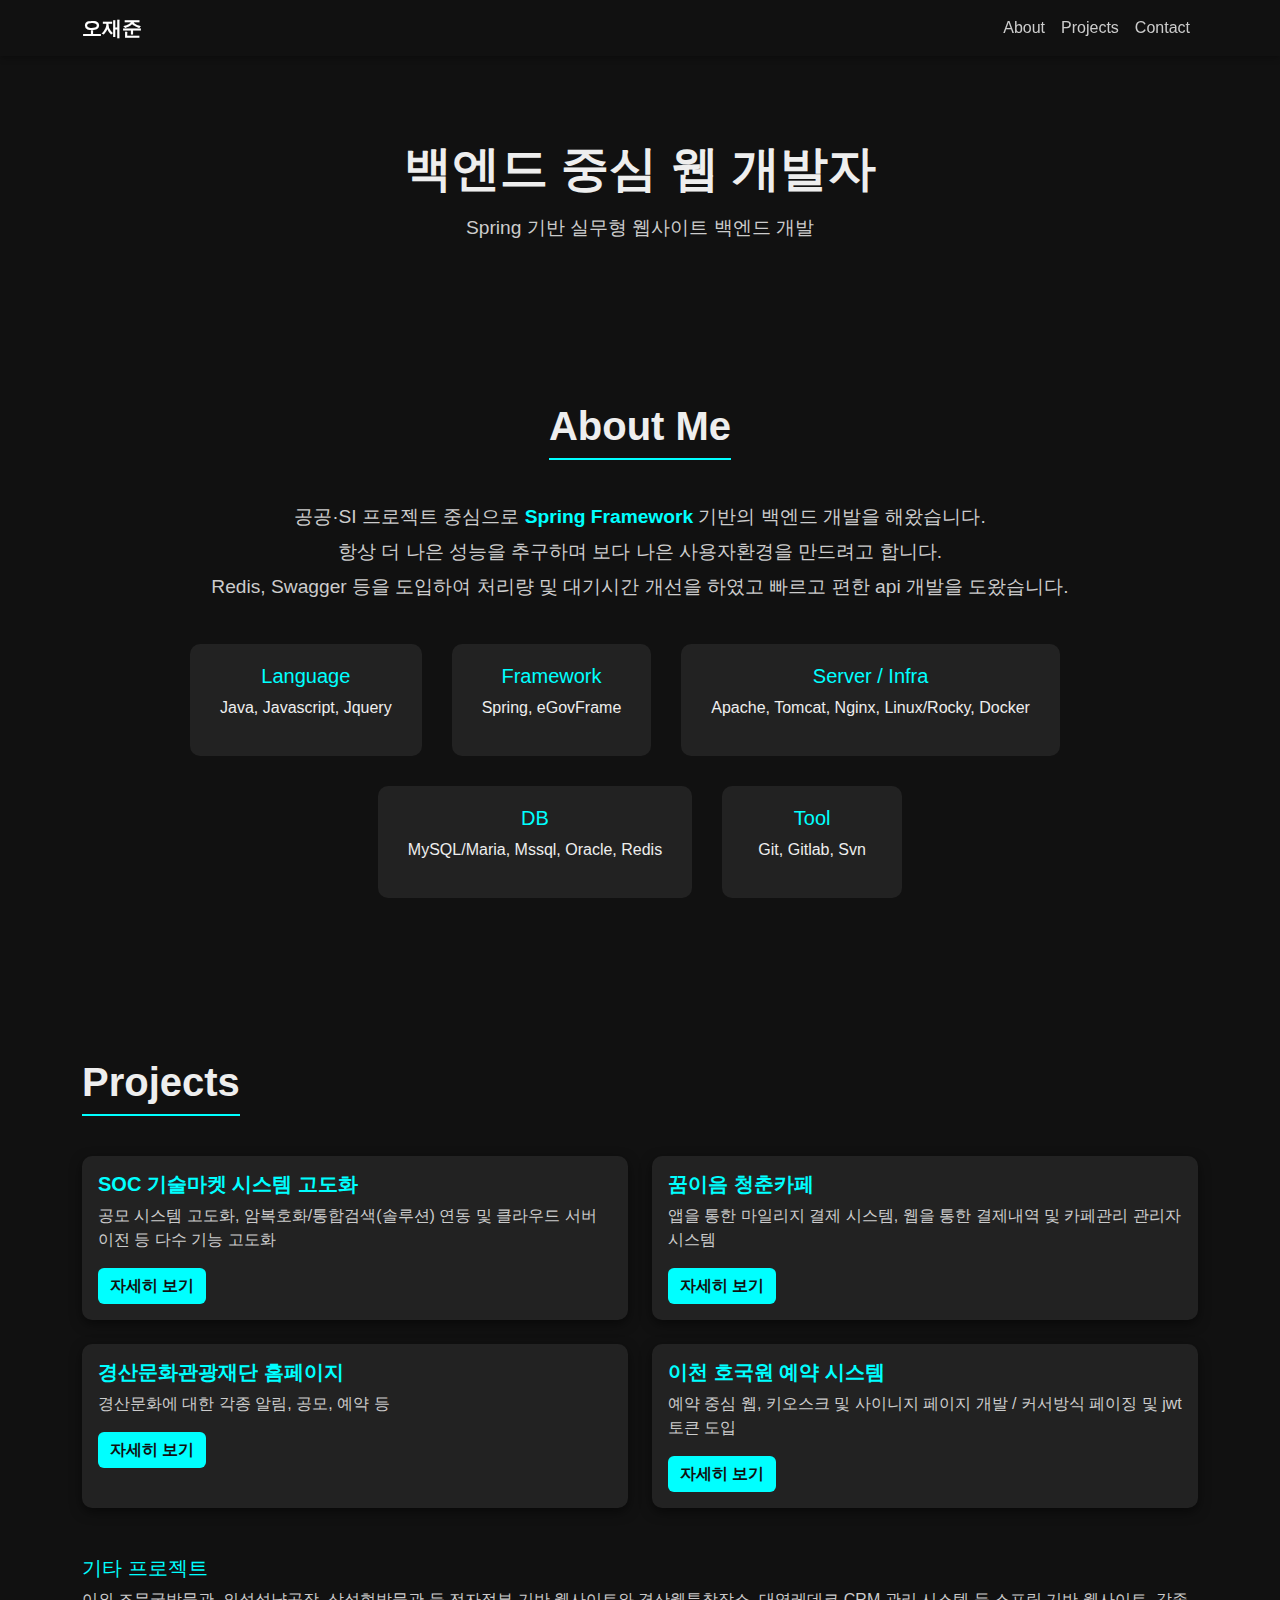
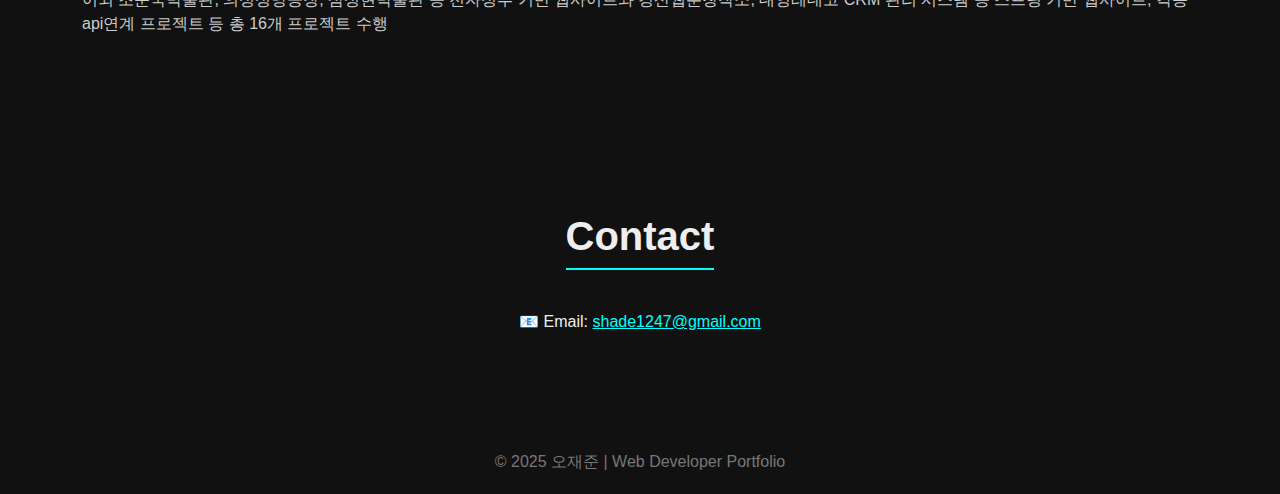
<file: index.html>
<!DOCTYPE html>
<html lang="ko">
<head>
  <meta charset="UTF-8">
  <meta name="viewport" content="width=device-width, initial-scale=1.0">
  <title>오재준 | 웹 개발자 포트폴리오</title>
  <link href="https://cdn.jsdelivr.net/npm/bootstrap@5.3.2/dist/css/bootstrap.min.css" rel="stylesheet">
  <style>
    body { background-color: #111; color: #eee; font-family: 'Arial', sans-serif; }
    nav { background: #111; box-shadow: 0 2px 6px rgba(0,0,0,0.3); }
    nav .nav-link { color: #ccc; font-weight: 500; }
    nav .nav-link:hover { color: #00ffff; }
    .section { padding: 80px 0; }
    h2 { font-weight: 700; margin-bottom: 40px; font-size:2.5rem; border-bottom:2px solid #00ffff; display:inline-block; padding-bottom:8px; }
    .card { background:#222; border:none; border-radius:10px; box-shadow:0 4px 12px rgba(0,0,0,0.5); transition: transform 0.3s; color:#eee; }
    .card:hover { transform: translateY(-5px); }
    .card-title { color:#00ffff; font-weight:600; }
    .card-text { color:#ccc; }
    .btn-dark { background:#00ffff; border:none; color:#111; font-weight:600; }
    .btn-dark:hover { background:#00cccc; }
    footer { background: #111; color: #777; padding: 20px 0; }
  </style>
</head>
<body>

  <!-- Header / Navbar -->
  <nav class="navbar navbar-expand-lg navbar-dark fixed-top">
    <div class="container">
      <a class="navbar-brand fw-bold" href="#">오재준</a>
      <button class="navbar-toggler" type="button" data-bs-toggle="collapse" data-bs-target="#navbarNav">
        <span class="navbar-toggler-icon"></span>
      </button>
      <div class="collapse navbar-collapse" id="navbarNav">
        <ul class="navbar-nav ms-auto">
          <li class="nav-item"><a class="nav-link" href="#about">About</a></li>
          <li class="nav-item"><a class="nav-link" href="#projects">Projects</a></li>
          <li class="nav-item"><a class="nav-link" href="#contact">Contact</a></li>
        </ul>
      </div>
    </div>
  </nav>

  <!-- Hero Section -->
  <section class="section text-center" id="hero" style="margin-top:60px;">
    <div class="container">
      <h1 class="fw-bold mb-3" style="font-size:3rem;">백엔드 중심 웹 개발자</h1>
      <p class="lead" style="color: #ccc; font-size:1.2rem; max-width:700px; margin:0 auto;">
        Spring 기반 실무형 웹사이트 백엔드 개발
      </p>
    </div>
  </section>

  <!-- About Section -->
  <section id="about" class="section text-center">
    <div class="container">
      <h2>About Me</h2>
      <p style="font-size:1.2rem; line-height:1.8; max-width:900px; margin:0 auto 40px auto; color:#ccc;">
        공공·SI 프로젝트 중심으로 <span style="color:#00ffff; font-weight:600;">Spring Framework</span> 기반의 백엔드 개발을 해왔습니다.<br>
        항상 더 나은 성능을 추구하며 보다 나은 사용자환경을 만드려고 합니다.<br>
        Redis, Swagger 등을 도입하여 처리량 및 대기시간 개선을 하였고 빠르고 편한 api 개발을 도왔습니다.
      </p>
      <div style="display:flex; justify-content:center; gap:30px; flex-wrap:wrap; padding-bottom:30px;">
        <div style="background:#222; padding:20px 30px; border-radius:10px; min-width:180px;">
          <h5 style="color:#00ffff;">Language</h5>
          <p>Java, Javascript, Jquery</p>
        </div>
        <div style="background:#222; padding:20px 30px; border-radius:10px; min-width:180px;">
          <h5 style="color:#00ffff;">Framework</h5>
          <p>Spring, eGovFrame</p>
        </div>
        <div style="background:#222; padding:20px 30px; border-radius:10px; min-width:180px;">
          <h5 style="color:#00ffff;">Server / Infra</h5>
          <p>Apache, Tomcat, Nginx, Linux/Rocky, Docker</p>
        </div>
        <br/>
      </div>
      <div style="display:flex; justify-content:center; gap:30px; flex-wrap:wrap;">
        <div style="background:#222; padding:20px 30px; border-radius:10px; min-width:180px;">
          <h5 style="color:#00ffff;">DB</h5>
          <p>MySQL/Maria, Mssql, Oracle, Redis</p>
        </div>
        <div style="background:#222; padding:20px 30px; border-radius:10px; min-width:180px;">
          <h5 style="color:#00ffff;">Tool</h5>
          <p>Git, Gitlab, Svn</p>
        </div>
      </div>
    </div>
  </section>

  <!-- Projects Section -->
  <section id="projects" class="section">
    <div class="container">
      <h2>Projects</h2>
      <div class="row g-4">
        <div class="col-md-6">
          <div class="card h-100">
            <div class="card-body">
              <h5 class="card-title">SOC 기술마켓 시스템 고도화</h5>
              <p class="card-text">공모 시스템 고도화, 암복호화/통합검색(솔루션) 연동 및 클라우드 서버 이전 등 다수 기능 고도화</p>
              <a href="./portfolio/pages/project_1.html" class="btn btn-dark">자세히 보기</a>
            </div>
          </div>
        </div>
        <div class="col-md-6">
          <div class="card h-100">
            <div class="card-body">
              <h5 class="card-title">꿈이음 청춘카페</h5>
              <p class="card-text">앱을 통한 마일리지 결제 시스템, 웹을 통한 결제내역 및 카페관리 관리자 시스템</p>
              <a href="./portfolio/pages/project_2.html" class="btn btn-dark">자세히 보기</a>
            </div>
          </div>
        </div>
        <div class="col-md-6">
          <div class="card h-100">
            <div class="card-body">
              <h5 class="card-title">경산문화관광재단 홈페이지</h5>
              <p class="card-text">경산문화에 대한 각종 알림, 공모, 예약 등</p>
              <a href="./portfolio/pages/project_3.html" class="btn btn-dark">자세히 보기</a>
            </div>
          </div>
        </div>
        <div class="col-md-6">
          <div class="card h-100">
            <div class="card-body">
              <h5 class="card-title">이천 호국원 예약 시스템</h5>
              <p class="card-text">예약 중심 웹, 키오스크 및 사이니지 페이지 개발 / 커서방식 페이징 및 jwt 토큰 도입</p>
              <a href="./portfolio/pages/project_4.html" class="btn btn-dark">자세히 보기</a>
            </div>
          </div>
        </div>
      </div>
      <div class="mt-5">
        <h5 style="color:#00ffff;">기타 프로젝트</h5>
        <p style="color:#ccc;">
          이외 조문국박물관, 의성성냥공장, 삼성현박물관 등 전자정부 기반 웹사이트와 경산웹툰창작소, 대영레데코 CRM 관리 시스템 등 스프링 기반 웹사이트, 각종 api연계 프로젝트 등 총 16개 프로젝트 수행
        </p>
      </div>
    </div>
  </section>

  <!-- Contact Section -->
  <section id="contact" class="section text-center" style="background:#111;">
    <div class="container">
      <h2>Contact</h2>
      <p>📧 Email: <a href="shade1247@gmail.com" style="color:#00ffff;">shade1247@gmail.com</a></p>
      <!-- <p>💻 GitHub: <a href="https://github.com/yourid" target="_blank" style="color:#00ffff;">github.com/yourid</a></p> -->
    </div>
  </section>

  <footer class="text-center">
    <p class="mb-0">© 2025 오재준 | Web Developer Portfolio</p>
  </footer>

  <script src="https://cdn.jsdelivr.net/npm/bootstrap@5.3.2/dist/js/bootstrap.bundle.min.js"></script>
</body>
</html>
</file>
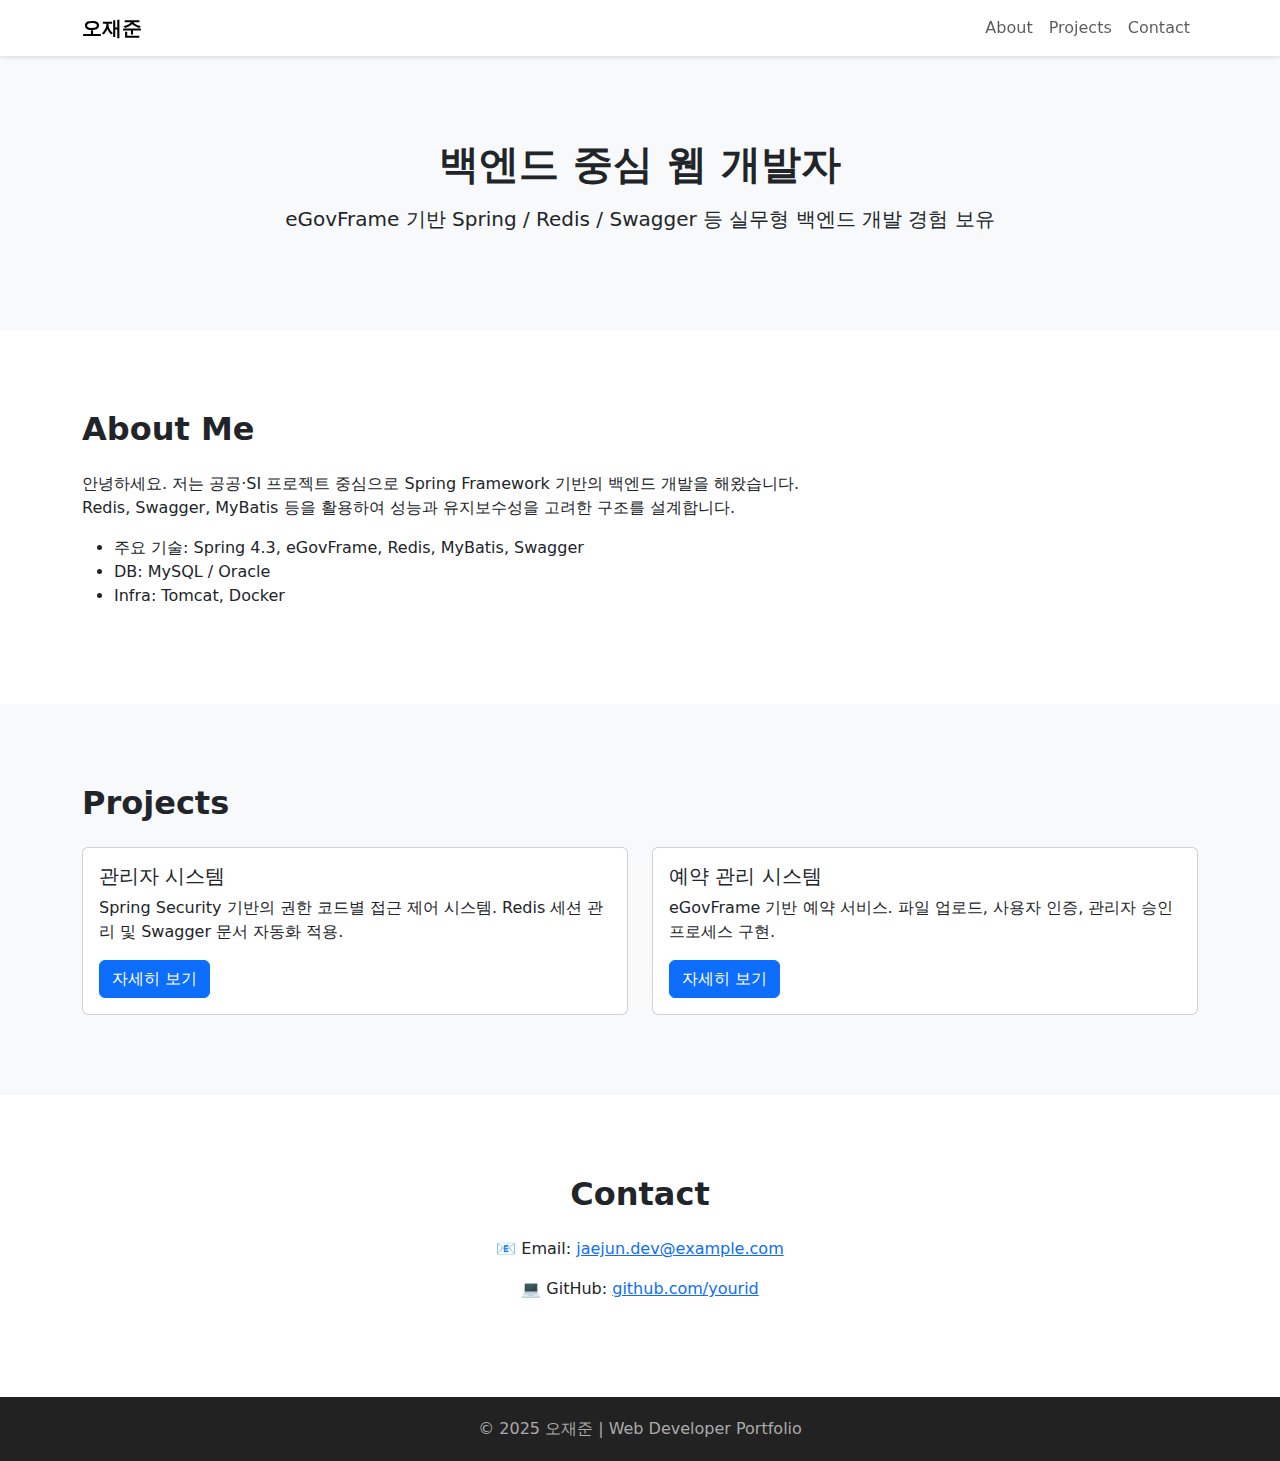
<file: portfolio/index.html>
<!DOCTYPE html>
<html lang="ko">
<head>
  <meta charset="UTF-8">
  <meta name="viewport" content="width=device-width, initial-scale=1.0">
  <title>오재준 | 웹 개발자 포트폴리오</title>
  <link href="https://cdn.jsdelivr.net/npm/bootstrap@5.3.2/dist/css/bootstrap.min.css" rel="stylesheet">
  <style>
    body { background-color: #f8f9fa; }
    nav { box-shadow: 0 2px 4px rgba(0,0,0,0.1); }
    .section { padding: 80px 0; }
    footer { background: #222; color: #aaa; padding: 20px 0; }
  </style>
</head>
<body>

  <!-- Header / Navbar -->
  <nav class="navbar navbar-expand-lg navbar-light bg-white fixed-top">
    <div class="container">
      <a class="navbar-brand fw-bold" href="#">오재준</a>
      <button class="navbar-toggler" type="button" data-bs-toggle="collapse" data-bs-target="#navbarNav">
        <span class="navbar-toggler-icon"></span>
      </button>
      <div class="collapse navbar-collapse" id="navbarNav">
        <ul class="navbar-nav ms-auto">
          <li class="nav-item"><a class="nav-link" href="#about">About</a></li>
          <li class="nav-item"><a class="nav-link" href="#projects">Projects</a></li>
          <li class="nav-item"><a class="nav-link" href="#contact">Contact</a></li>
        </ul>
      </div>
    </div>
  </nav>

  <!-- Hero Section -->
  <section class="section text-center" id="hero" style="margin-top:60px">
    <div class="container">
      <h1 class="fw-bold mb-3">백엔드 중심 웹 개발자</h1>
      <p class="lead">eGovFrame 기반 Spring / Redis / Swagger 등 실무형 백엔드 개발 경험 보유</p>
    </div>
  </section>

  <!-- About Section -->
  <section class="section bg-white" id="about">
    <div class="container">
      <h2 class="fw-bold mb-4">About Me</h2>
      <p>안녕하세요. 저는 공공·SI 프로젝트 중심으로 Spring Framework 기반의 백엔드 개발을 해왔습니다.<br>
      Redis, Swagger, MyBatis 등을 활용하여 성능과 유지보수성을 고려한 구조를 설계합니다.</p>
      <ul>
        <li>주요 기술: Spring 4.3, eGovFrame, Redis, MyBatis, Swagger</li>
        <li>DB: MySQL / Oracle</li>
        <li>Infra: Tomcat, Docker</li>
      </ul>
    </div>
  </section>

  <!-- Projects Section -->
  <section class="section" id="projects">
    <div class="container">
      <h2 class="fw-bold mb-4">Projects</h2>
      <div class="row g-4">
        <div class="col-md-6">
          <div class="card h-100">
            <div class="card-body">
              <h5 class="card-title">관리자 시스템</h5>
              <p class="card-text">Spring Security 기반의 권한 코드별 접근 제어 시스템. Redis 세션 관리 및 Swagger 문서 자동화 적용.</p>
              <a href="#" class="btn btn-primary">자세히 보기</a>
            </div>
          </div>
        </div>
        <div class="col-md-6">
          <div class="card h-100">
            <div class="card-body">
              <h5 class="card-title">예약 관리 시스템</h5>
              <p class="card-text">eGovFrame 기반 예약 서비스. 파일 업로드, 사용자 인증, 관리자 승인 프로세스 구현.</p>
              <a href="#" class="btn btn-primary">자세히 보기</a>
            </div>
          </div>
        </div>
      </div>
    </div>
  </section>

  <!-- Contact Section -->
  <section class="section bg-white" id="contact">
    <div class="container text-center">
      <h2 class="fw-bold mb-4">Contact</h2>
      <p>📧 Email: <a href="mailto:jaejun.dev@example.com">jaejun.dev@example.com</a></p>
      <p>💻 GitHub: <a href="https://github.com/yourid" target="_blank">github.com/yourid</a></p>
    </div>
  </section>

  <footer class="text-center">
    <p class="mb-0">© 2025 오재준 | Web Developer Portfolio</p>
  </footer>

  <script src="https://cdn.jsdelivr.net/npm/bootstrap@5.3.2/dist/js/bootstrap.bundle.min.js"></script>
</body>
</html>
</file>
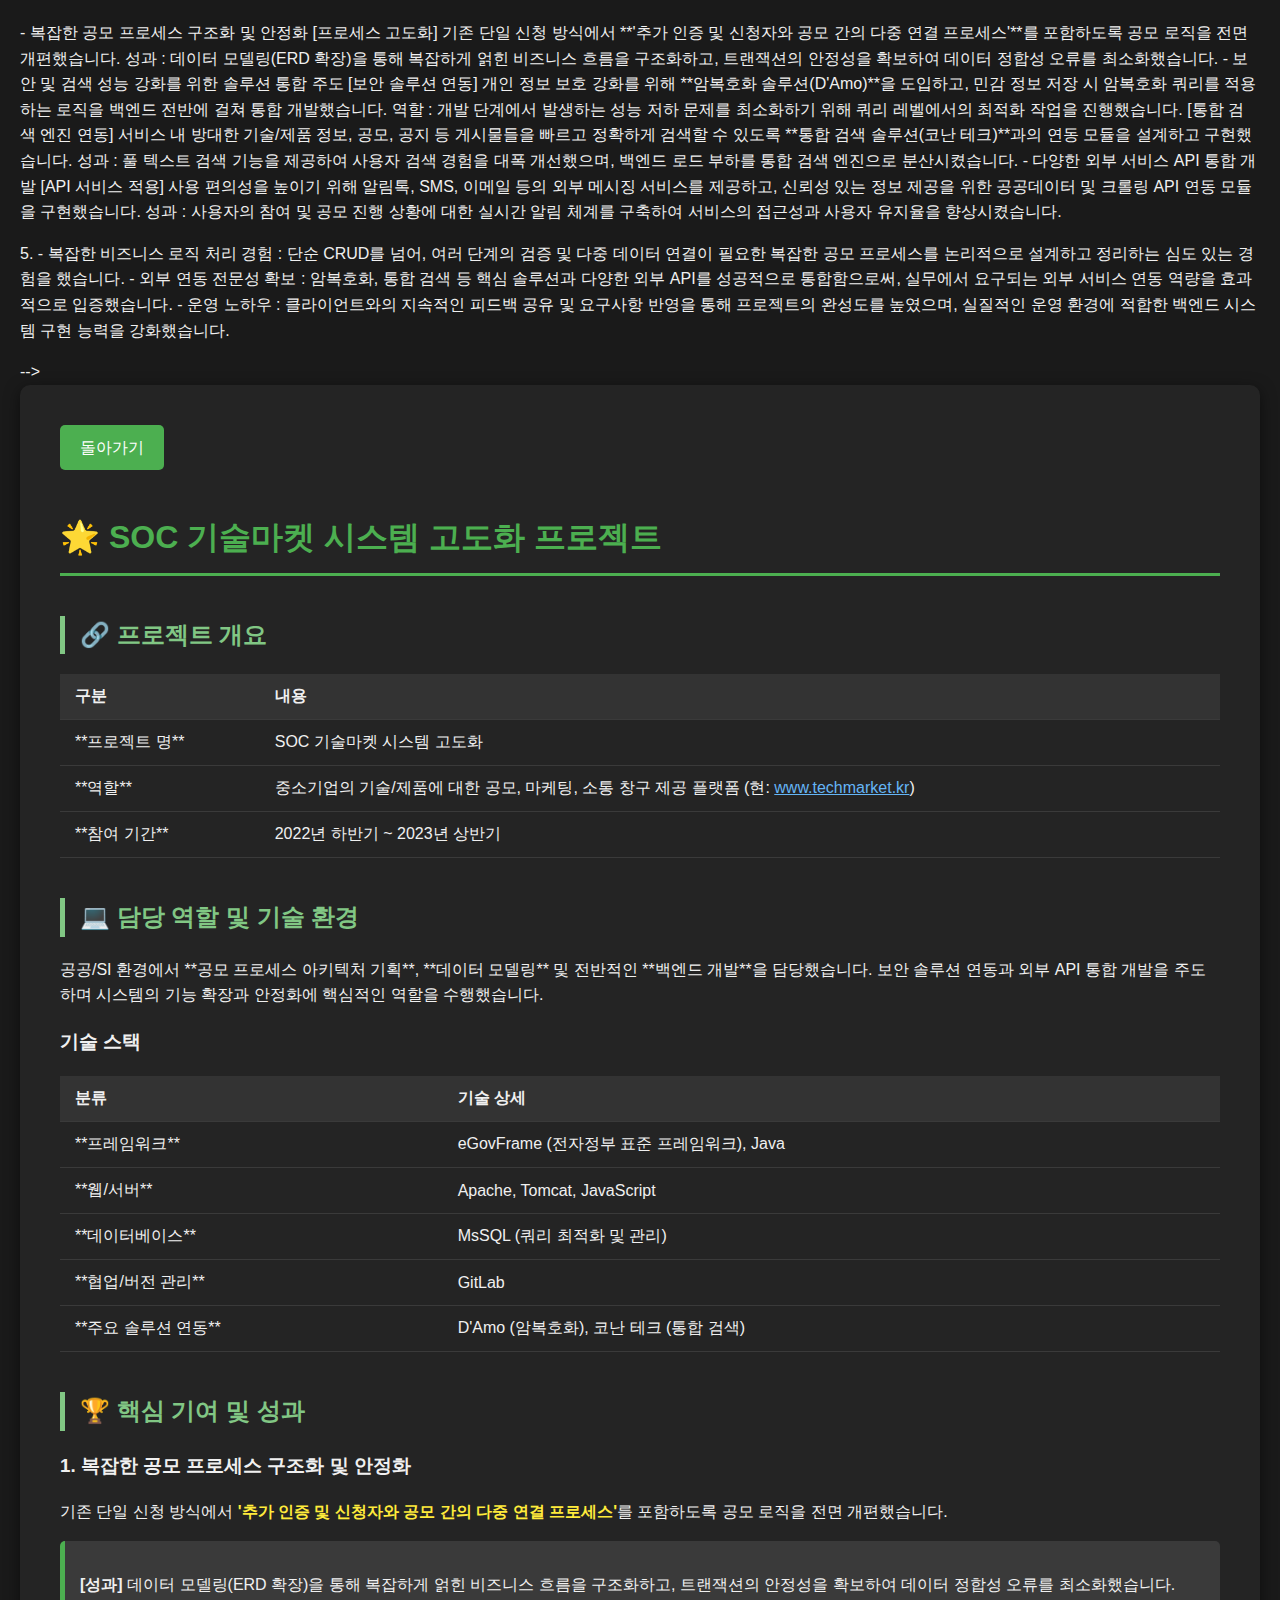
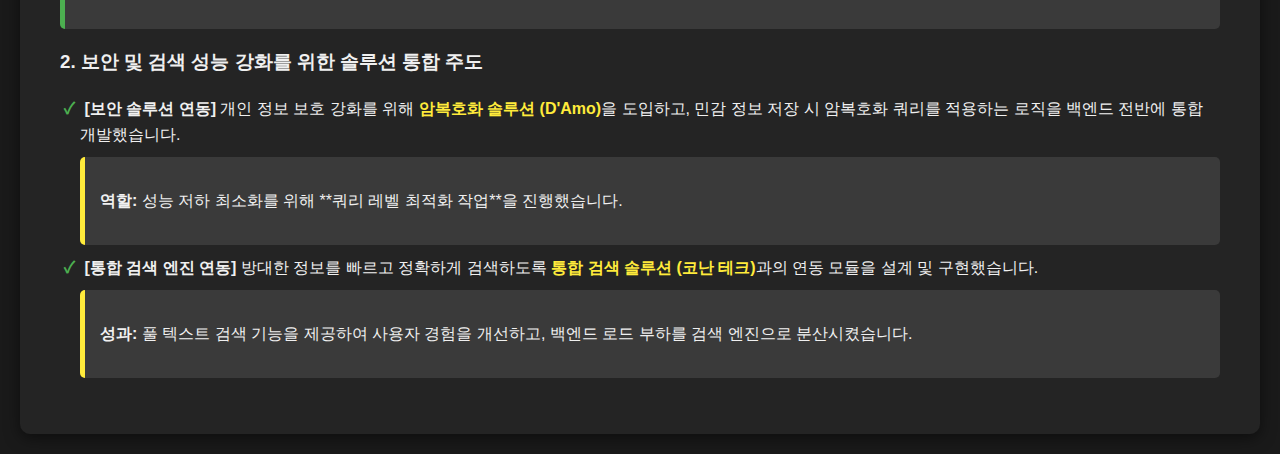
<file: portfolio/pages/project_1.html>
<!-- <button onclick="location.href='../..#projects'">돌아가기</button>

<p>1. 
    프로젝트 명	: SOC 기술마켓 시스템 고도화
    역할 : 중소기업의 기술 및 제품에 대한 공모, 마케팅, 소통 창구를 제공하는 플랫폼 (현: www.techmarket.kr)
    참여 기간 : 2022년 하반기 ~ 2023년 상반기
</p>

<p>2. 
    공공/SI 환경에서 공모 프로세스 아키텍처 기획, 데이터 모델링 및 전반적인 백엔드 개발을 담당했습니다. 
    보안 솔루션 연동과 외부 API 통합 개발을 주도하며 시스템의 기능 확장과 안정화에 핵심적인 역할을 수행했습니다.
</p>
<p>3. 
    프레임워크 : eGovFrame (전자정부 표준 프레임워크), Java
    웹/서버 : Apache, Tomcat, JavaScript
    데이터베이스 : MsSQL (쿼리 최적화 및 관리)
    협업/버전 관리 : GitLab
    솔루션 연동 : D'Amo (암복호화 솔루션), 코난 테크 (통합 검색 솔루션)
</p>
<p>4. 
    <!-- - 공모 프로세스 고도화(추가 인증을 위한 중간작업 및 신청자와 공모간 다중 연결 프로세스)
    - 솔루션 프로그램 적용(쿼리를 통한 암복호화 솔루션(D'Amo), 통합검색 솔루션(코난 테크))
    - 각종 api 서비스 적용(알림톡, SMS, 이메일, 공공데이터 및 크롤링) -->
    - 복잡한 공모 프로세스 구조화 및 안정화
        [프로세스 고도화] 기존 단일 신청 방식에서 **'추가 인증 및 신청자와 공모 간의 다중 연결 프로세스'**를 포함하도록 공모 로직을 전면 개편했습니다.
            성과 : 데이터 모델링(ERD 확장)을 통해 복잡하게 얽힌 비즈니스 흐름을 구조화하고, 트랜잭션의 안정성을 확보하여 데이터 정합성 오류를 최소화했습니다.
    - 보안 및 검색 성능 강화를 위한 솔루션 통합 주도
        [보안 솔루션 연동] 개인 정보 보호 강화를 위해 **암복호화 솔루션(D'Amo)**을 도입하고, 민감 정보 저장 시 암복호화 쿼리를 적용하는 로직을 백엔드 전반에 걸쳐 통합 개발했습니다.
            역할 : 개발 단계에서 발생하는 성능 저하 문제를 최소화하기 위해 쿼리 레벨에서의 최적화 작업을 진행했습니다.
        [통합 검색 엔진 연동] 서비스 내 방대한 기술/제품 정보, 공모, 공지 등 게시물들을 빠르고 정확하게 검색할 수 있도록 **통합 검색 솔루션(코난 테크)**과의 연동 모듈을 설계하고 구현했습니다.
            성과 : 풀 텍스트 검색 기능을 제공하여 사용자 검색 경험을 대폭 개선했으며, 백엔드 로드 부하를 통합 검색 엔진으로 분산시켰습니다.
    - 다양한 외부 서비스 API 통합 개발
        [API 서비스 적용] 사용 편의성을 높이기 위해 알림톡, SMS, 이메일 등의 외부 메시징 서비스를 제공하고, 신뢰성 있는 정보 제공을 위한 공공데이터 및 크롤링 API 연동 모듈을 구현했습니다.
            성과 : 사용자의 참여 및 공모 진행 상황에 대한 실시간 알림 체계를 구축하여 서비스의 접근성과 사용자 유지율을 향상시켰습니다.
</p>

<p>5. 
    <!-- - 기존의 프로세스에서 추가작업을 통한 복잡한 프로세스를 정리하는 과정 경험
    - 해당 프로젝트에서만이 아닌 외부 api/솔루션 활용을 하는 경험
    - 클라이언트와의 지속적인 피드백 공유 -->
    - 복잡한 비즈니스 로직 처리 경험 : 단순 CRUD를 넘어, 여러 단계의 검증 및 다중 데이터 연결이 필요한 복잡한 공모 프로세스를 논리적으로 설계하고 정리하는 심도 있는 경험을 했습니다.
    - 외부 연동 전문성 확보 : 암복호화, 통합 검색 등 핵심 솔루션과 다양한 외부 API를 성공적으로 통합함으로써, 실무에서 요구되는 외부 서비스 연동 역량을 효과적으로 입증했습니다.
    - 운영 노하우 : 클라이언트와의 지속적인 피드백 공유 및 요구사항 반영을 통해 프로젝트의 완성도를 높였으며, 실질적인 운영 환경에 적합한 백엔드 시스템 구현 능력을 강화했습니다.
</p> -->

<!DOCTYPE html>
<html lang="ko">
<head>
    <meta charset="UTF-8">
    <title>SOC 기술마켓 시스템 고도화 - 포트폴리오</title>
    <style>
        /* Dark Theme 기본 스타일 (실제 CSS 파일에 적용 권장) */
        body {
            background-color: #1a1a1a; /* 매우 어두운 배경 */
            color: #f0f0f0; /* 밝은 텍스트 */
            font-family: 'Segoe UI', Tahoma, Geneva, Verdana, sans-serif;
            line-height: 1.6;
            margin: 0;
            padding: 20px;
        }
        .container {
            max-width: 1200px;
            margin: 0 auto;
            background-color: #242424; /* 컨테이너 배경 */
            padding: 40px;
            border-radius: 10px;
            box-shadow: 0 4px 15px rgba(0, 0, 0, 0.5);
        }
        h1 {
            color: #4CAF50; /* 포인트 색상: 녹색 계열 */
            border-bottom: 3px solid #4CAF50;
            padding-bottom: 10px;
            margin-bottom: 30px;
        }
        h2 {
            color: #81C784; /* 섹션 제목 */
            margin-top: 40px;
            border-left: 5px solid #81C784;
            padding-left: 15px;
        }
        table {
            width: 100%;
            border-collapse: collapse;
            margin: 20px 0;
        }
        th, td {
            padding: 12px 15px;
            text-align: left;
            border-bottom: 1px solid #3a3a3a;
        }
        th {
            background-color: #333333;
            color: #f0f0f0;
        }
        .highlight {
            color: #FFEB3B; /* 노란색 강조 */
            font-weight: bold;
        }
        .achievement {
            background-color: #3a3a3a;
            padding: 15px;
            border-radius: 5px;
            margin-top: 10px;
            border-left: 5px solid #4CAF50;
        }
        ul {
            list-style: none;
            padding-left: 0;
        }
        li {
            margin-bottom: 10px;
            position: relative;
            padding-left: 20px;
        }
        li::before {
            content: '✓';
            color: #4CAF50;
            font-weight: bold;
            display: inline-block;
            width: 1em;
            margin-left: -1em;
        }
        .back-button {
            display: inline-block;
            background-color: #4CAF50;
            color: white;
            padding: 10px 20px;
            text-decoration: none;
            border-radius: 5px;
            margin-bottom: 20px;
            transition: background-color 0.3s;
        }
        .back-button:hover {
            background-color: #388E3C;
        }
    </style>
</head>
<body>

    <div class="container">
        <a href="../..#projects" class="back-button">돌아가기</a>

        <h1>🌟 SOC 기술마켓 시스템 고도화 프로젝트</h1>

        <h2>🔗 프로젝트 개요</h2>
        <table>
            <thead>
                <tr>
                    <th>구분</th>
                    <th>내용</th>
                </tr>
            </thead>
            <tbody>
                <tr>
                    <td>**프로젝트 명**</td>
                    <td>SOC 기술마켓 시스템 고도화</td>
                </tr>
                <tr>
                    <td>**역할**</td>
                    <td>중소기업의 기술/제품에 대한 공모, 마케팅, 소통 창구 제공 플랫폼 (현: <a href="http://www.techmarket.kr" style="color: #64B5F6;">www.techmarket.kr</a>)</td>
                </tr>
                <tr>
                    <td>**참여 기간**</td>
                    <td>2022년 하반기 ~ 2023년 상반기</td>
                </tr>
            </tbody>
        </table>

        <h2>💻 담당 역할 및 기술 환경</h2>

        <p>공공/SI 환경에서 **공모 프로세스 아키텍처 기획**, **데이터 모델링** 및 전반적인 **백엔드 개발**을 담당했습니다. 보안 솔루션 연동과 외부 API 통합 개발을 주도하며 시스템의 기능 확장과 안정화에 핵심적인 역할을 수행했습니다.</p>

        <h3>기술 스택</h3>
        <table>
            <thead>
                <tr>
                    <th>분류</th>
                    <th>기술 상세</th>
                </tr>
            </thead>
            <tbody>
                <tr>
                    <td>**프레임워크**</td>
                    <td>eGovFrame (전자정부 표준 프레임워크), Java</td>
                </tr>
                <tr>
                    <td>**웹/서버**</td>
                    <td>Apache, Tomcat, JavaScript</td>
                </tr>
                <tr>
                    <td>**데이터베이스**</td>
                    <td>MsSQL (쿼리 최적화 및 관리)</td>
                </tr>
                <tr>
                    <td>**협업/버전 관리**</td>
                    <td>GitLab</td>
                </tr>
                <tr>
                    <td>**주요 솔루션 연동**</td>
                    <td>D'Amo (암복호화), 코난 테크 (통합 검색)</td>
                </tr>
            </tbody>
        </table>

        <h2>🏆 핵심 기여 및 성과</h2>

        <h3>1. 복잡한 공모 프로세스 구조화 및 안정화</h3>
        <p>기존 단일 신청 방식에서 <span class="highlight">'추가 인증 및 신청자와 공모 간의 다중 연결 프로세스'</span>를 포함하도록 공모 로직을 전면 개편했습니다.</p>
        <div class="achievement">
            <p><strong>[성과]</strong> 데이터 모델링(ERD 확장)을 통해 복잡하게 얽힌 비즈니스 흐름을 구조화하고, 트랜잭션의 안정성을 확보하여 데이터 정합성 오류를 최소화했습니다.</p>
        </div>

        <h3>2. 보안 및 검색 성능 강화를 위한 솔루션 통합 주도</h3>
        <ul>
            <li>
                <strong>[보안 솔루션 연동]</strong> 개인 정보 보호 강화를 위해 <span class="highlight">암복호화 솔루션 (D'Amo)</span>을 도입하고, 민감 정보 저장 시 암복호화 쿼리를 적용하는 로직을 백엔드 전반에 통합 개발했습니다.
                <div class="achievement" style="border-left-color: #FFEB3B;">
                    <p><strong>역할:</strong> 성능 저하 최소화를 위해 **쿼리 레벨 최적화 작업**을 진행했습니다.</p>
                </div>
            </li>
            <li>
                <strong>[통합 검색 엔진 연동]</strong> 방대한 정보를 빠르고 정확하게 검색하도록 <span class="highlight">통합 검색 솔루션 (코난 테크)</span>과의 연동 모듈을 설계 및 구현했습니다.
                <div class="achievement" style="border-left-color: #FFEB3B;">
                    <p><strong>성과:</strong> 풀 텍스트 검색 기능을 제공하여 사용자 경험을 개선하고, 백엔드 로드 부하를 검색 엔진으로 분산시켰습니다.</p>
</file>
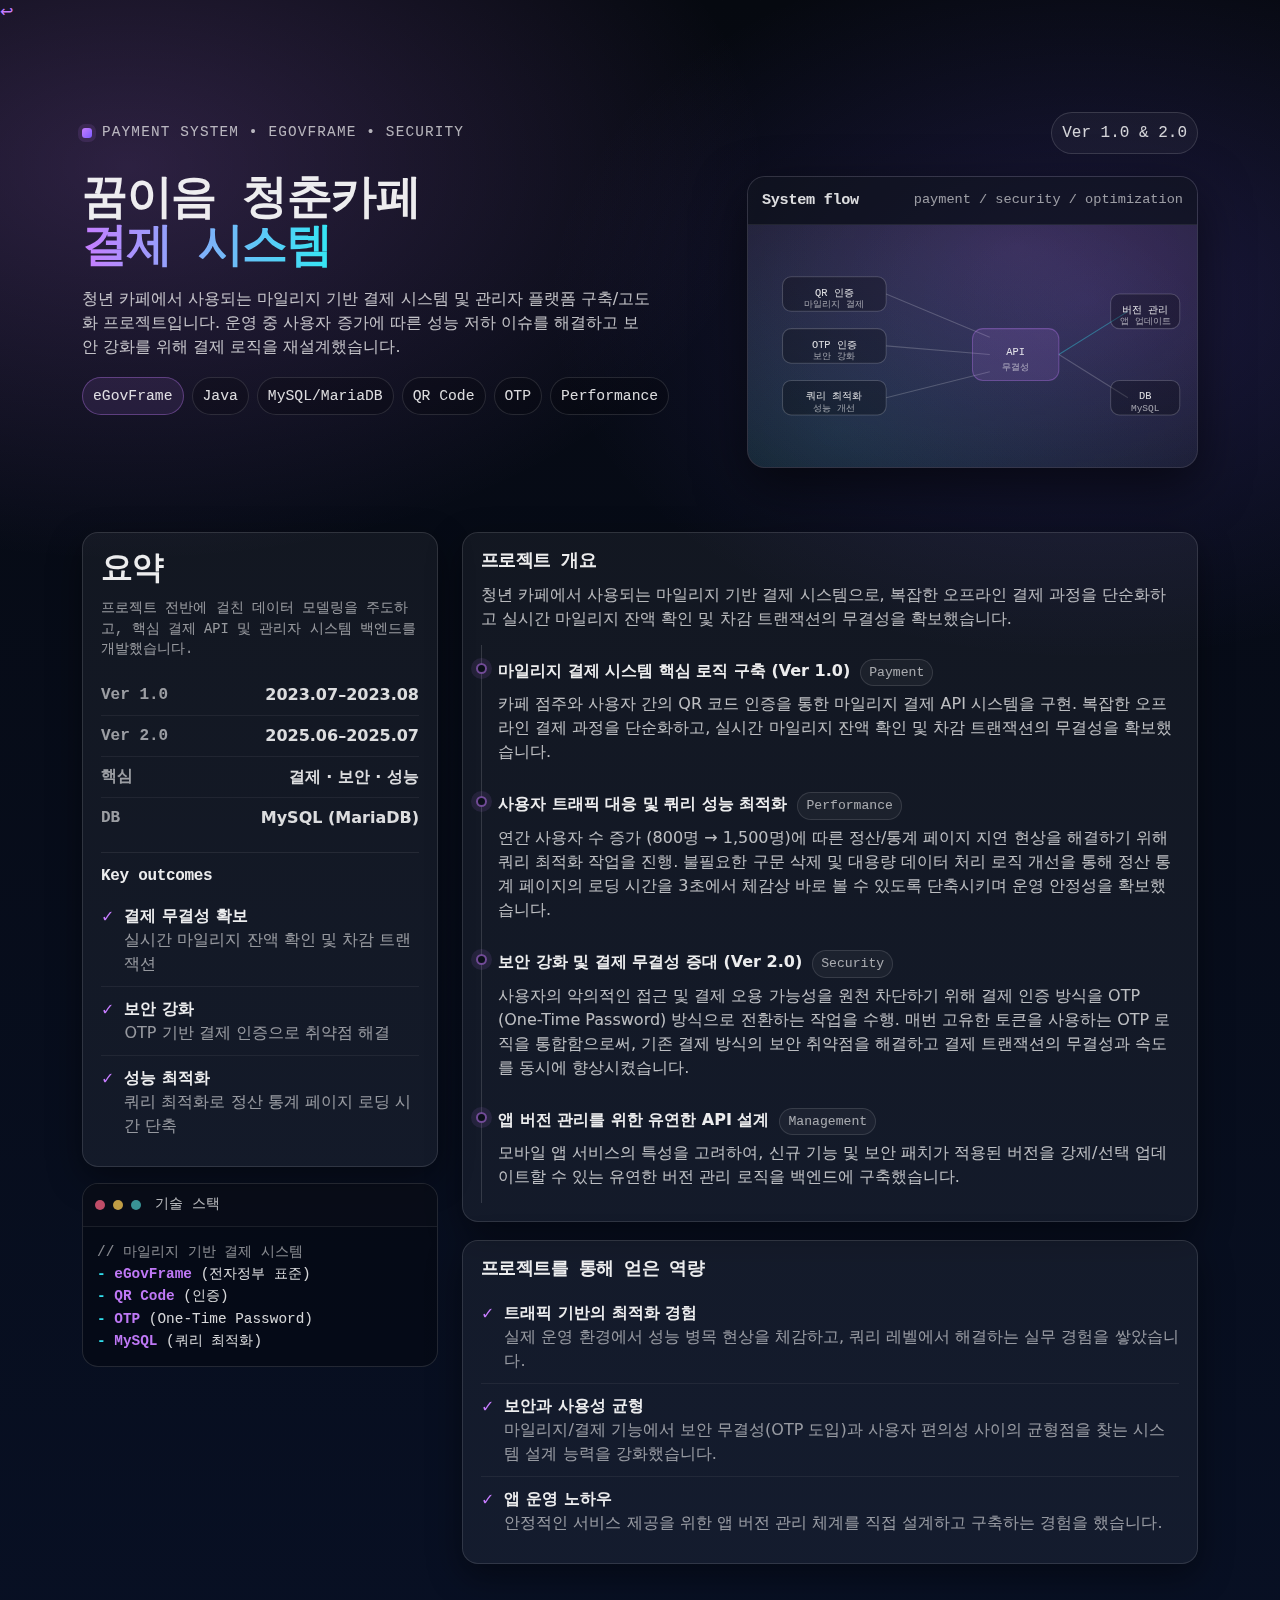
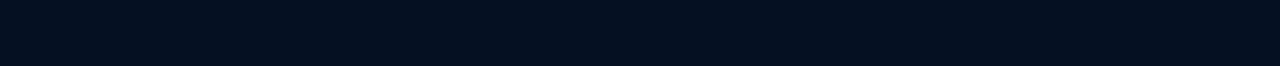
<file: portfolio/pages/project_2.html>
<!DOCTYPE html>
<html lang="ko">
<head>
    <meta charset="UTF-8">
    <meta name="viewport" content="width=device-width, initial-scale=1.0">
    <title>꿈이음 청춘카페 시스템 - 포트폴리오</title>
    <meta name="description" content="꿈이음 청춘카페 시스템 구축 및 고도화 프로젝트 상세. 마일리지 기반 결제 시스템, OTP 기반 보안 강화, 쿼리 성능 최적화를 통해 운영 안정성을 확보한 사례.">
    <meta name="theme-color" content="#0b0f19">
    <link href="https://cdn.jsdelivr.net/npm/bootstrap@5.3.2/dist/css/bootstrap.min.css" rel="stylesheet">
    <link rel="stylesheet" href="../css/site.css">
    <style>
      /* project_4 전용: "케이스 스터디(시스템)" 톤 — 메인 히어로/카드와 의도적으로 다르게 */
      body.project-detail{
        --accent:#c77dff;
        --accent2:#7c5cff;
        --p4-mono: ui-monospace, SFMono-Regular, Menlo, Monaco, Consolas, "Liberation Mono","Courier New", monospace;
        background:
          radial-gradient(1100px 680px at 10% 10%, rgba(199,125,255,.20), transparent 58%),
          radial-gradient(900px 600px at 85% 18%, rgba(124,92,255,.18), transparent 60%),
          linear-gradient(180deg, rgba(6,9,16,1), rgba(8,16,36,1));
      }
      body.project-detail::before{
        content:"";
        position: fixed;
        inset: 0;
        pointer-events: none;
        z-index: 0;
        background:
          repeating-linear-gradient(90deg, rgba(255,255,255,.035) 0 1px, transparent 1px 38px),
          repeating-linear-gradient(180deg, rgba(255,255,255,.028) 0 1px, transparent 1px 32px);
        opacity: .22;
        mask-image: radial-gradient(900px 520px at 50% 0%, rgba(0,0,0,.9), transparent 70%);
      }
      body.project-detail main{ position: relative; z-index: 1; }

      .p4-cover{
        padding: 88px 0 42px;
      }
      .p4-top{
        display:flex;
        align-items:center;
        justify-content: space-between;
        gap: 12px;
        margin-bottom: 22px;
      }
      .p4-kicker{
        display:inline-flex;
        align-items:center;
        gap:10px;
        font-family: var(--p4-mono);
        font-size: .9rem;
        letter-spacing: .08em;
        text-transform: uppercase;
        color: rgba(255,255,255,.68);
      }
      .p4-kicker::before{
        content:"";
        width: 10px;
        height: 10px;
        border-radius: 3px;
        background: linear-gradient(135deg, var(--accent), var(--accent2));
        box-shadow: 0 0 0 4px rgba(199,125,255,.12);
      }
      .p4-ext{
        font-family: var(--p4-mono);
        color: rgba(255,255,255,.82);
        text-decoration:none;
        border: 1px solid rgba(255,255,255,.14);
        background: rgba(255,255,255,.04);
        padding: 8px 10px;
        border-radius: 999px;
      }
      .p4-ext:hover{
        color: var(--accent);
        border-color: rgba(199,125,255,.30);
        text-decoration:none;
      }

      .p4-title{
        font-family: var(--p4-mono);
        font-weight: 900;
        letter-spacing: -.03em;
        line-height: 1.05;
        margin: 0 0 14px;
        font-size: clamp(2.1rem, 3.6vw, 3.0rem);
      }
      .p4-title .p4-accent{
        background: linear-gradient(90deg, rgba(199,125,255,1), rgba(53,242,255,.95));
        -webkit-background-clip: text;
        background-clip: text;
        color: transparent;
      }
      .p4-lead{
        color: rgba(255,255,255,.74);
        max-width: 56ch;
        margin: 0 0 18px;
      }
      .p4-chips{
        display:flex;
        flex-wrap: wrap;
        gap: 8px;
      }
      .p4-chip{
        font-family: var(--p4-mono);
        font-size: .92rem;
        padding: 7px 10px;
        border-radius: 999px;
        background: rgba(0,0,0,.18);
        border: 1px solid rgba(255,255,255,.12);
        color: rgba(255,255,255,.86);
      }
      .p4-chip--accent{
        border-color: rgba(199,125,255,.35);
        background: rgba(199,125,255,.10);
      }

      .p4-diagram{
        border-radius: 18px;
        background: rgba(255,255,255,.04);
        border: 1px solid rgba(255,255,255,.12);
        box-shadow: 0 18px 50px rgba(0,0,0,.55);
        overflow: hidden;
      }
      .p4-diagram__head{
        display:flex;
        align-items:center;
        justify-content: space-between;
        gap: 10px;
        padding: 12px 14px;
        border-bottom: 1px solid rgba(255,255,255,.08);
        background: rgba(11,15,25,.55);
      }
      .p4-diagram__title{
        font-family: var(--p4-mono);
        font-weight: 850;
        letter-spacing: -.02em;
        color: rgba(255,255,255,.86);
        font-size: .95rem;
      }
      .p4-diagram__meta{
        font-family: var(--p4-mono);
        color: rgba(255,255,255,.58);
        font-size: .85rem;
      }
      .p4-diagram svg{
        width:100%;
        height:auto;
        display:block;
        background:
          radial-gradient(800px 420px at 60% 10%, rgba(199,125,255,.16), transparent 62%),
          radial-gradient(700px 460px at 20% 85%, rgba(53,242,255,.10), transparent 60%);
      }
      .p4-svg-node{ fill: rgba(0,0,0,.28); stroke: rgba(255,255,255,.18); stroke-width: 1.2; }
      .p4-svg-node--api{ fill: rgba(199,125,255,.14); stroke: rgba(199,125,255,.35); }
      .p4-svg-line{ stroke: rgba(255,255,255,.20); stroke-width: 1.2; }
      .p4-svg-line--accent{ stroke: rgba(53,242,255,.35); }
      .p4-svg-text{ fill: rgba(255,255,255,.86); font-family: var(--p4-mono); font-size: 12px; }
      .p4-svg-sub{ fill: rgba(255,255,255,.58); font-family: var(--p4-mono); font-size: 11px; }

      .p4-layout{ padding: 22px 0 84px; }
      .p4-panel{
        border-radius: 16px;
        background: rgba(255,255,255,.05);
        border: 1px solid rgba(255,255,255,.12);
        box-shadow: 0 12px 34px rgba(0,0,0,.42);
      }
      .p4-panel__body{ padding: 18px 18px; }
      .p4-panel__title{
        font-family: var(--p4-mono);
        font-weight: 900;
        letter-spacing: -.02em;
        margin: 0 0 10px;
      }
      .p4-panel__hint{
        font-family: var(--p4-mono);
        color: rgba(255,255,255,.56);
        font-size: .86rem;
        margin: 0 0 14px;
      }
      .p4-divider{
        height: 1px;
        background: rgba(255,255,255,.08);
        margin: 14px 0;
      }
      .p4-meta{
        margin: 0;
      }
      .p4-meta > div{
        display:flex;
        justify-content: space-between;
        gap: 12px;
        padding: 8px 0;
        border-bottom: 1px solid rgba(255,255,255,.06);
      }
      .p4-meta > div:last-child{ border-bottom: 0; }
      .p4-meta dt{
        font-family: var(--p4-mono);
        color: rgba(255,255,255,.58);
        font-weight: 750;
      }
      .p4-meta dd{
        margin: 0;
        color: rgba(255,255,255,.86);
        font-weight: 700;
        text-align: right;
      }
      .p4-panel--sticky{
        position: static;
      }

      /* Sidebar sticky: aside 전체를 한 덩어리로 고정 + 내부 스크롤로 겹침 방지 */
      .p4-aside{
        align-self: start;
      }
      .p4-aside--sticky{
        position: sticky;
        top: 16px;
      }

      .p4-section{
        margin-bottom: 18px;
      }
      .p4-h2{
        font-family: var(--p4-mono);
        font-weight: 950;
        letter-spacing: -.03em;
        margin: 0 0 10px;
        font-size: 1.15rem;
        color: rgba(255,255,255,.92);
      }
      .p4-sublead{
        margin: 0 0 14px;
        color: rgba(255,255,255,.70);
      }
      .p4-timeline{
        list-style: none;
        margin: 0;
        padding: 0;
        border-left: 1px solid rgba(255,255,255,.14);
      }
      .p4-timeline li{
        padding: 14px 0 14px 16px;
        position: relative;
      }
      .p4-timeline li::before{
        content:"";
        position:absolute;
        left: -6px;
        top: 18px;
        width: 11px;
        height: 11px;
        border-radius: 999px;
        background: rgba(11,15,25,.95);
        border: 2px solid rgba(199,125,255,.55);
        box-shadow: 0 0 0 5px rgba(199,125,255,.10);
      }
      .p4-step{
        display:flex;
        flex-wrap: wrap;
        align-items: baseline;
        gap: 10px;
        margin-bottom: 6px;
      }
      .p4-step__title{
        font-weight: 900;
        color: rgba(255,255,255,.92);
      }
      .p4-step__tag{
        font-family: var(--p4-mono);
        font-size: .82rem;
        color: rgba(255,255,255,.62);
        border: 1px solid rgba(255,255,255,.12);
        padding: 3px 8px;
        border-radius: 999px;
        background: rgba(255,255,255,.04);
      }
      .p4-step__desc{
        margin: 0;
        color: rgba(255,255,255,.72);
      }

      .p4-terminal{
        border-radius: 16px;
        overflow: hidden;
        border: 1px solid rgba(255,255,255,.12);
        background: rgba(0,0,0,.28);
      }
      .p4-terminal__bar{
        display:flex;
        align-items:center;
        gap: 8px;
        padding: 10px 12px;
        border-bottom: 1px solid rgba(255,255,255,.08);
        background: rgba(11,15,25,.55);
      }
      .p4-dot{ width:10px; height:10px; border-radius: 999px; background: rgba(255,255,255,.18); }
      .p4-dot--a{ background: rgba(255, 99, 132, .75); }
      .p4-dot--b{ background: rgba(255, 206, 86, .75); }
      .p4-dot--c{ background: rgba(75, 192, 192, .75); }
      .p4-terminal__title{
        margin-left: 6px;
        font-family: var(--p4-mono);
        color: rgba(255,255,255,.70);
        font-size: .9rem;
      }
      .p4-terminal pre{
        margin: 0;
        padding: 14px 14px;
        color: rgba(255,255,255,.84);
        font-family: var(--p4-mono);
        font-size: .9rem;
        line-height: 1.55;
        white-space: pre-wrap;
      }
      .p4-terminal .kw{ color: rgba(53,242,255,.92); font-weight: 850; }
      .p4-terminal .fn{ color: rgba(199,125,255,.96); font-weight: 900; }
      .p4-terminal .cm{ color: rgba(255,255,255,.52); }

      @media (max-width: 576px){
        .p4-cover{ padding: 70px 0 34px; }
        .p4-aside--sticky{
          position: static;
        }
      }
    </style>
</head>
<body class="project-detail">

    <a href="../..#projects" class="back-fab" aria-label="프로젝트 목록으로 돌아가기">↩</a>

    <main>
      <header class="p4-cover">
        <div class="container">
          <div class="p4-top">
            <div class="p4-kicker">Payment System • eGovFrame • Security</div>
            <div class="p4-ext">Ver 1.0 & 2.0</div>
          </div>

          <div class="row align-items-start gy-4">
            <div class="col-lg-7">
              <h1 class="p4-title">
                꿈이음 청춘카페<br>
                <span class="p4-accent">결제 시스템</span>
              </h1>
              <p class="p4-lead">
                청년 카페에서 사용되는 마일리지 기반 결제 시스템 및 관리자 플랫폼 구축/고도화 프로젝트입니다.
                운영 중 사용자 증가에 따른 성능 저하 이슈를 해결하고 보안 강화를 위해 결제 로직을 재설계했습니다.
              </p>
              <div class="p4-chips" aria-label="기술 스택 요약">
                <span class="p4-chip p4-chip--accent">eGovFrame</span>
                <span class="p4-chip">Java</span>
                <span class="p4-chip">MySQL/MariaDB</span>
                <span class="p4-chip">QR Code</span>
                <span class="p4-chip">OTP</span>
                <span class="p4-chip">Performance</span>
              </div>
            </div>

            <div class="col-lg-5">
              <div class="p4-diagram" aria-label="시스템 구성 요약 다이어그램">
                <div class="p4-diagram__head">
                  <div class="p4-diagram__title">System flow</div>
                  <div class="p4-diagram__meta">payment / security / optimization</div>
                </div>
                <svg viewBox="0 0 520 280" role="img" aria-label="결제-보안-최적화 구조">
                  <!-- 연결선 -->
                  <line class="p4-svg-line" x1="160" y1="80" x2="280" y2="130"></line>
                  <line class="p4-svg-line" x1="160" y1="140" x2="280" y2="150"></line>
                  <line class="p4-svg-line" x1="160" y1="200" x2="280" y2="170"></line>
                  <line class="p4-svg-line p4-svg-line--accent" x1="360" y1="150" x2="440" y2="100"></line>
                  <line class="p4-svg-line" x1="360" y1="150" x2="440" y2="200"></line>

                  <!-- 왼쪽: 기능 모듈 -->
                  <rect class="p4-svg-node" x="40" y="60" rx="10" ry="10" width="120" height="40"></rect>
                  <text class="p4-svg-text" x="100" y="82" text-anchor="middle">QR 인증</text>
                  <text class="p4-svg-sub" x="100" y="95" text-anchor="middle">마일리지 결제</text>

                  <rect class="p4-svg-node" x="40" y="120" rx="10" ry="10" width="120" height="40"></rect>
                  <text class="p4-svg-text" x="100" y="142" text-anchor="middle">OTP 인증</text>
                  <text class="p4-svg-sub" x="100" y="155" text-anchor="middle">보안 강화</text>

                  <rect class="p4-svg-node" x="40" y="180" rx="10" ry="10" width="120" height="40"></rect>
                  <text class="p4-svg-text" x="100" y="202" text-anchor="middle">쿼리 최적화</text>
                  <text class="p4-svg-sub" x="100" y="215" text-anchor="middle">성능 개선</text>

                  <!-- 중앙: API -->
                  <rect class="p4-svg-node p4-svg-node--api" x="260" y="120" rx="12" ry="12" width="100" height="60"></rect>
                  <text class="p4-svg-text" x="310" y="150" text-anchor="middle">API</text>
                  <text class="p4-svg-sub" x="310" y="168" text-anchor="middle">무결성</text>

                  <!-- 오른쪽: 인프라 -->
                  <rect class="p4-svg-node" x="420" y="80" rx="10" ry="10" width="80" height="40"></rect>
                  <text class="p4-svg-text" x="460" y="102" text-anchor="middle">버전 관리</text>
                  <text class="p4-svg-sub" x="460" y="115" text-anchor="middle">앱 업데이트</text>

                  <rect class="p4-svg-node" x="420" y="180" rx="10" ry="10" width="80" height="40"></rect>
                  <text class="p4-svg-text" x="460" y="202" text-anchor="middle">DB</text>
                  <text class="p4-svg-sub" x="460" y="215" text-anchor="middle">MySQL</text>
                </svg>
              </div>
            </div>
          </div>
        </div>
      </header>

      <section class="p4-layout">
        <div class="container">
          <div class="row g-4">
            <aside class="col-lg-4 p4-aside">
              <div class="p4-aside--sticky">
                <div class="p4-panel">
                  <div class="p4-panel__body">
                  <h2 class="p4-panel__title">요약</h2>
                    <p class="p4-panel__hint">프로젝트 전반에 걸친 데이터 모델링을 주도하고, 핵심 결제 API 및 관리자 시스템 백엔드를 개발했습니다.</p>
                    <dl class="p4-meta">
                      <div><dt>Ver 1.0</dt><dd>2023.07–2023.08</dd></div>
                      <div><dt>Ver 2.0</dt><dd>2025.06–2025.07</dd></div>
                      <div><dt>핵심</dt><dd>결제 · 보안 · 성능</dd></div>
                      <div><dt>DB</dt><dd>MySQL (MariaDB)</dd></div>
                    </dl>
                    <div class="p4-divider"></div>
                    <h3 class="p4-panel__title" style="font-size:1rem; margin-bottom:8px;">Key outcomes</h3>
                    <ul class="list-check" style="margin:0;">
                      <li><div><strong>결제 무결성 확보</strong><br><span class="text-muted-2">실시간 마일리지 잔액 확인 및 차감 트랜잭션</span></div></li>
                      <li><div><strong>보안 강화</strong><br><span class="text-muted-2">OTP 기반 결제 인증으로 취약점 해결</span></div></li>
                      <li><div><strong>성능 최적화</strong><br><span class="text-muted-2">쿼리 최적화로 정산 통계 페이지 로딩 시간 단축</span></div></li>
                    </ul>
                  </div>
                </div>

                <div class="p4-terminal mt-3" aria-label="기술 메모">
                  <div class="p4-terminal__bar">
                    <span class="p4-dot p4-dot--a" aria-hidden="true"></span>
                    <span class="p4-dot p4-dot--b" aria-hidden="true"></span>
                    <span class="p4-dot p4-dot--c" aria-hidden="true"></span>
                  <span class="p4-terminal__title">기술 스택</span>
                  </div>
                  <pre><span class="cm">// 마일리지 기반 결제 시스템</span>
<span class="kw">-</span> <span class="fn">eGovFrame</span> (전자정부 표준)
<span class="kw">-</span> <span class="fn">QR Code</span> (인증)
<span class="kw">-</span> <span class="fn">OTP</span> (One-Time Password)
<span class="kw">-</span> <span class="fn">MySQL</span> (쿼리 최적화)</pre>
                </div>
              </div>
            </aside>

            <div class="col-lg-8">
              <div class="p4-panel p4-section">
                <div class="p4-panel__body">
                  <h2 class="p4-h2">프로젝트 개요</h2>
                  <p class="p4-sublead">
                    청년 카페에서 사용되는 마일리지 기반 결제 시스템으로, 복잡한 오프라인 결제 과정을 단순화하고 실시간 마일리지 잔액 확인 및 차감 트랜잭션의 무결성을 확보했습니다.
                  </p>
                  <ul class="p4-timeline" aria-label="해결 흐름 타임라인">
                    <li>
                      <div class="p4-step">
                        <div class="p4-step__title">마일리지 결제 시스템 핵심 로직 구축 (Ver 1.0)</div>
                        <div class="p4-step__tag">Payment</div>
                      </div>
                      <p class="p4-step__desc">카페 점주와 사용자 간의 QR 코드 인증을 통한 마일리지 결제 API 시스템을 구현. 복잡한 오프라인 결제 과정을 단순화하고, 실시간 마일리지 잔액 확인 및 차감 트랜잭션의 무결성을 확보했습니다.</p>
                    </li>
                    <li>
                      <div class="p4-step">
                        <div class="p4-step__title">사용자 트래픽 대응 및 쿼리 성능 최적화</div>
                        <div class="p4-step__tag">Performance</div>
                      </div>
                      <p class="p4-step__desc">연간 사용자 수 증가 (800명 → 1,500명)에 따른 정산/통계 페이지 지연 현상을 해결하기 위해 쿼리 최적화 작업을 진행. 불필요한 구문 삭제 및 대용량 데이터 처리 로직 개선을 통해 정산 통계 페이지의 로딩 시간을 3초에서 체감상 바로 볼 수 있도록 단축시키며 운영 안정성을 확보했습니다.</p>
                    </li>
                    <li>
                      <div class="p4-step">
                        <div class="p4-step__title">보안 강화 및 결제 무결성 증대 (Ver 2.0)</div>
                        <div class="p4-step__tag">Security</div>
                      </div>
                      <p class="p4-step__desc">사용자의 악의적인 접근 및 결제 오용 가능성을 원천 차단하기 위해 결제 인증 방식을 OTP (One-Time Password) 방식으로 전환하는 작업을 수행. 매번 고유한 토큰을 사용하는 OTP 로직을 통합함으로써, 기존 결제 방식의 보안 취약점을 해결하고 결제 트랜잭션의 무결성과 속도를 동시에 향상시켰습니다.</p>
                    </li>
                    <li>
                      <div class="p4-step">
                        <div class="p4-step__title">앱 버전 관리를 위한 유연한 API 설계</div>
                        <div class="p4-step__tag">Management</div>
                      </div>
                      <p class="p4-step__desc">모바일 앱 서비스의 특성을 고려하여, 신규 기능 및 보안 패치가 적용된 버전을 강제/선택 업데이트할 수 있는 유연한 버전 관리 로직을 백엔드에 구축했습니다.</p>
                    </li>
                  </ul>
                </div>
              </div>

              <div class="p4-panel p4-section">
                <div class="p4-panel__body">
                  <h2 class="p4-h2">프로젝트를 통해 얻은 역량</h2>
                  <ul class="list-check" style="margin:0;">
                    <li><div><strong>트래픽 기반의 최적화 경험</strong><br><span class="text-muted-2">실제 운영 환경에서 성능 병목 현상을 체감하고, 쿼리 레벨에서 해결하는 실무 경험을 쌓았습니다.</span></div></li>
                    <li><div><strong>보안과 사용성 균형</strong><br><span class="text-muted-2">마일리지/결제 기능에서 보안 무결성(OTP 도입)과 사용자 편의성 사이의 균형점을 찾는 시스템 설계 능력을 강화했습니다.</span></div></li>
                    <li><div><strong>앱 운영 노하우</strong><br><span class="text-muted-2">안정적인 서비스 제공을 위한 앱 버전 관리 체계를 직접 설계하고 구축하는 경험을 했습니다.</span></div></li>
                  </ul>
                </div>
              </div>
            </div>
          </div>
        </div>
      </section>
    </main>

    <script src="https://cdn.jsdelivr.net/npm/bootstrap@5.3.2/dist/js/bootstrap.bundle.min.js"></script>
</body>
</html>
</file>
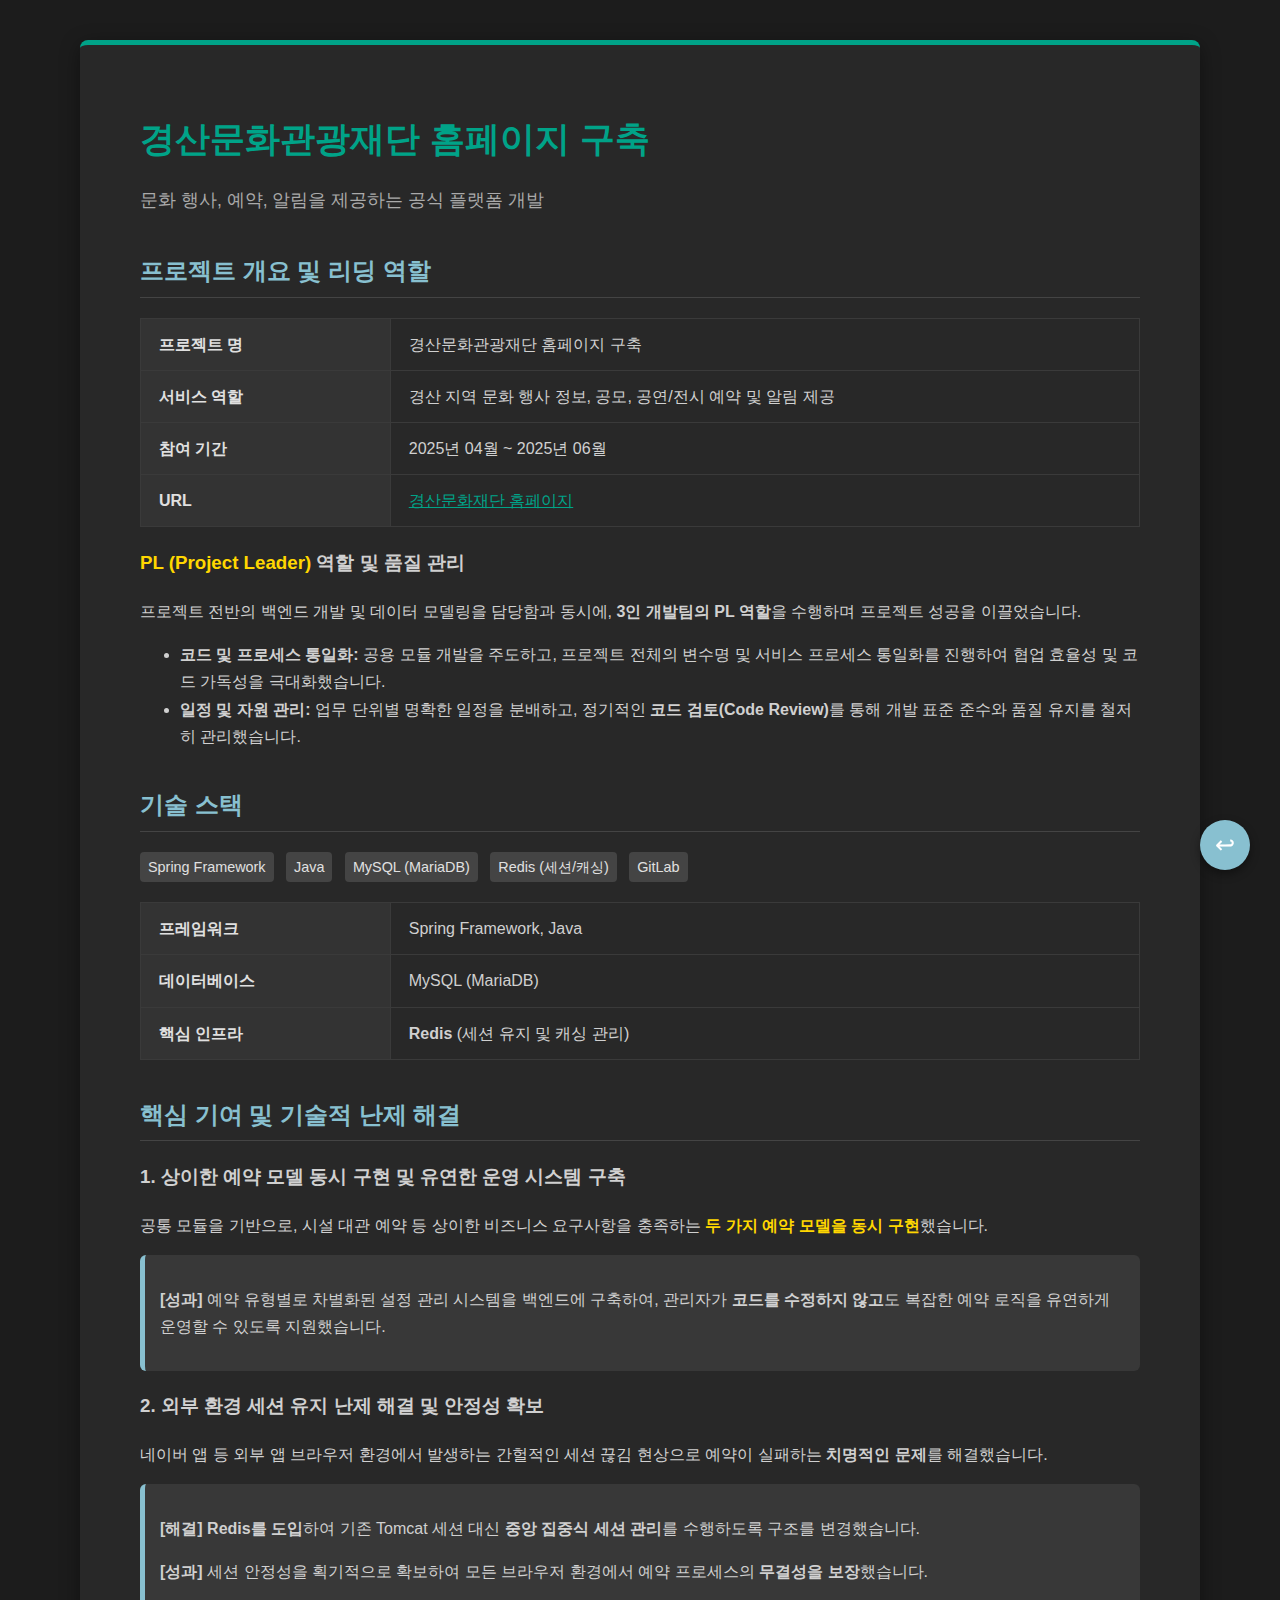
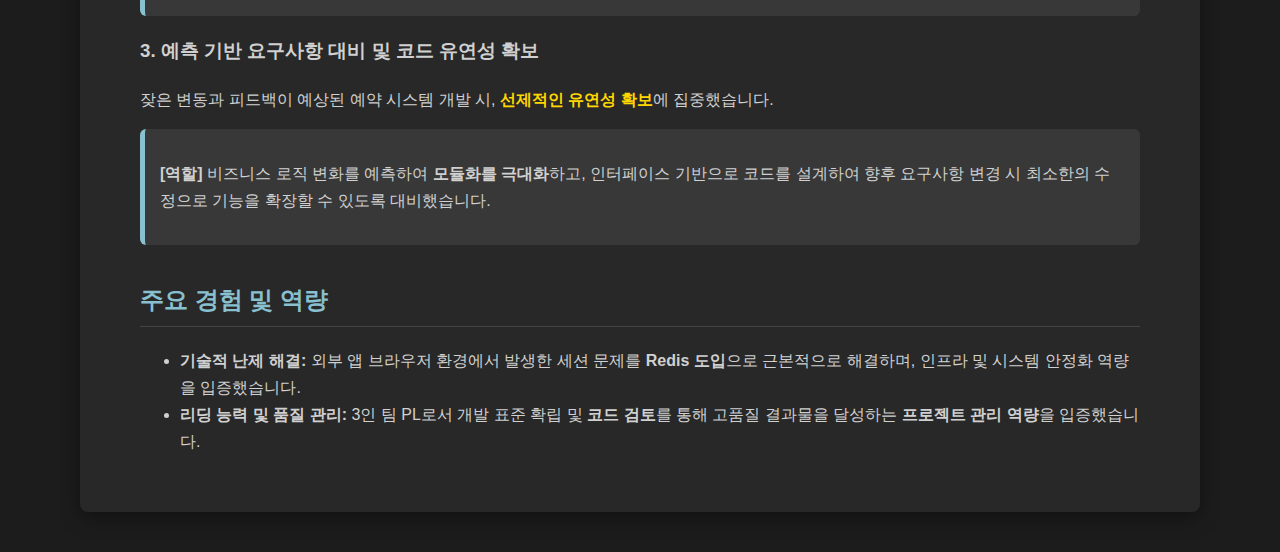
<file: portfolio/pages/project_3.html>
<!DOCTYPE html>
<html lang="ko">
<head>
    <meta charset="UTF-8">
    <meta name="viewport" content="width=device-width, initial-scale=1.0">
    <title>경산문화관광재단 홈페이지 - 포트폴리오</title>
    <style>
        /* Dark Theme 기본 스타일 */
        body {
            background-color: #1c1c1c; /* 어두운 배경 */
            color: #d0d0d0;
            font-family: 'Noto Sans KR', 'Segoe UI', sans-serif;
            line-height: 1.7;
            margin: 0;
            padding: 40px;
        }
        .container {
            max-width: 1000px;
            margin: 0 auto;
            background-color: #282828; /* 컨테이너 배경 */
            padding: 40px 60px;
            border-radius: 8px;
            box-shadow: 0 5px 20px rgba(0, 0, 0, 0.4);
            border-top: 5px solid #00A388; /* 포인트 컬러: 청록색 계열 (신뢰성) */
        }
        h1 {
            color: #00A388;
            font-size: 2.2em;
            margin-bottom: 5px;
        }
        .subtitle {
            font-size: 1.1em;
            color: #AAAAAA;
            margin-bottom: 30px;
        }
        h2 {
            color: #88C0D0; /* 서브 포인트: 청색 계열 (기술/솔루션 강조) */
            margin-top: 35px;
            padding-bottom: 5px;
            border-bottom: 1px solid #444444;
        }
        table {
            width: 100%;
            border-collapse: collapse;
            margin: 20px 0;
        }
        th, td {
            padding: 12px 18px;
            text-align: left;
            border: 1px solid #3a3a3a;
        }
        th {
            background-color: #333333;
            color: #e0e0e0;
            width: 25%;
        }
        .tag-info {
            display: inline-block;
            background-color: #444444;
            color: #e0e0e0;
            padding: 3px 8px;
            border-radius: 4px;
            font-size: 0.9em;
            margin-right: 8px;
        }
        .highlight-pl {
            color: #FFD700; /* PL 역할 강조 */
            font-weight: bold;
        }
        .solution-box {
            background-color: #383838;
            padding: 15px;
            border-radius: 6px;
            margin: 15px 0;
            border-left: 5px solid #88C0D0;
        }
        .back-button {
            position: fixed; /* 요소를 뷰포트 기준으로 고정 */
            bottom: 30px;    /* 하단에서 30px 위치 */
            right: 30px;     /* 오른쪽에서 30px 위치 */
            z-index: 1000;   /* 다른 요소 위에 표시 */
            
            /* 디자인 수정 */
            display: flex; /* 내부 요소를 중앙에 정렬하기 위해 flex 사용 */
            align-items: center;
            justify-content: center;
            
            width: 50px;     /* 버튼 크기 조정 */
            height: 50px;
            background-color: #88C0D0; /* (프로젝트 색상 유지) */
            color: white;
            font-size: 1.5em; /* 화살표 크기 */
            text-decoration: none;
            border-radius: 50%; /* 원형 버튼으로 변경 */
            box-shadow: 0 4px 10px rgba(0, 0, 0, 0.4);
            transition: background-color 0.3s, transform 0.2s;
        }
        .back-button:hover {
            background-color: #6b99a5;
            transform: scale(1.1); /* 호버 시 약간 확대 */
        }
    </style>
</head>
<body>

    <a href="../..#projects" class="back-button">↩</a>

    <div class="container">

        <h1>경산문화관광재단 홈페이지 구축</h1>
        <p class="subtitle">문화 행사, 예약, 알림을 제공하는 공식 플랫폼 개발</p>

        <h2>프로젝트 개요 및 리딩 역할</h2>
        <table>
            <tbody>
                <tr>
                    <th>프로젝트 명</th>
                    <td>경산문화관광재단 홈페이지 구축</td>
                </tr>
                <tr>
                    <th>서비스 역할</th>
                    <td>경산 지역 문화 행사 정보, 공모, 공연/전시 예약 및 알림 제공</td>
                </tr>
                <tr>
                    <th>참여 기간</th>
                    <td>2025년 04월 ~ 2025년 06월</td>
                </tr>
                <tr>
                    <th>URL</th>
                    <td><a href="https://gsctf.or.kr" target="_blank" rel="noopener noreferrer" style="color: #00A388;">경산문화재단 홈페이지</a></td>
                </tr>
            </tbody>
        </table>

        <h3><span class="highlight-pl">PL (Project Leader)</span> 역할 및 품질 관리</h3>
        <p>프로젝트 전반의 백엔드 개발 및 데이터 모델링을 담당함과 동시에, <strong>3인 개발팀의 PL 역할</strong>을 수행하며 프로젝트 성공을 이끌었습니다.</p>
        <ul>
            <li><strong>코드 및 프로세스 통일화:</strong> 공용 모듈 개발을 주도하고, 프로젝트 전체의 변수명 및 서비스 프로세스 통일화를 진행하여 협업 효율성 및 코드 가독성을 극대화했습니다.</li>
            <li><strong>일정 및 자원 관리:</strong> 업무 단위별 명확한 일정을 분배하고, 정기적인 <strong>코드 검토(Code Review)</strong>를 통해 개발 표준 준수와 품질 유지를 철저히 관리했습니다.</li>
        </ul>

        <h2>기술 스택</h2>
        <p>
            <span class="tag-info">Spring Framework</span>
            <span class="tag-info">Java</span>
            <span class="tag-info">MySQL (MariaDB)</span>
            <span class="tag-info">Redis (세션/캐싱)</span>
            <span class="tag-info">GitLab</span>
        </p>
        <table>
            <tbody>
                <tr>
                    <th>프레임워크</th>
                    <td>Spring Framework, Java</td>
                </tr>
                <tr>
                    <th>데이터베이스</th>
                    <td>MySQL (MariaDB)</td>
                </tr>
                <tr>
                    <th>핵심 인프라</th>
                    <td><strong>Redis</strong> (세션 유지 및 캐싱 관리)</td>
                </tr>
            </tbody>
        </table>

        <h2>핵심 기여 및 기술적 난제 해결</h2>

        <h3>1. 상이한 예약 모델 동시 구현 및 유연한 운영 시스템 구축</h3>
        <p>공통 모듈을 기반으로, 시설 대관 예약 등 상이한 비즈니스 요구사항을 충족하는 <span class="highlight-pl">두 가지 예약 모델을 동시 구현</span>했습니다.</p>
        <div class="solution-box">
            <p><strong>[성과]</strong> 예약 유형별로 차별화된 설정 관리 시스템을 백엔드에 구축하여, 관리자가 <strong>코드를 수정하지 않고</strong>도 복잡한 예약 로직을 유연하게 운영할 수 있도록 지원했습니다.</p>
        </div>

        <h3>2. 외부 환경 세션 유지 난제 해결 및 안정성 확보</h3>
        <p>네이버 앱 등 외부 앱 브라우저 환경에서 발생하는 간헐적인 세션 끊김 현상으로 예약이 실패하는 <strong>치명적인 문제</strong>를 해결했습니다.</p>
        <div class="solution-box">
            <p><strong>[해결]</strong> <strong>Redis를 도입</strong>하여 기존 Tomcat 세션 대신 <strong>중앙 집중식 세션 관리</strong>를 수행하도록 구조를 변경했습니다.</p>
            <p><strong>[성과]</strong> 세션 안정성을 획기적으로 확보하여 모든 브라우저 환경에서 예약 프로세스의 <strong>무결성을 보장</strong>했습니다.</p>
        </div>

        <h3>3. 예측 기반 요구사항 대비 및 코드 유연성 확보</h3>
        <p>잦은 변동과 피드백이 예상된 예약 시스템 개발 시, <span class="highlight-pl">선제적인 유연성 확보</span>에 집중했습니다.</p>
        <div class="solution-box">
            <p><strong>[역할]</strong> 비즈니스 로직 변화를 예측하여 <strong>모듈화를 극대화</strong>하고, 인터페이스 기반으로 코드를 설계하여 향후 요구사항 변경 시 최소한의 수정으로 기능을 확장할 수 있도록 대비했습니다.</p>
        </div>

        <h2>주요 경험 및 역량</h2>
        <ul>
            <li><strong>기술적 난제 해결:</strong> 외부 앱 브라우저 환경에서 발생한 세션 문제를 <strong>Redis 도입</strong>으로 근본적으로 해결하며, 인프라 및 시스템 안정화 역량을 입증했습니다.</li>
            <li><strong>리딩 능력 및 품질 관리:</strong> 3인 팀 PL로서 개발 표준 확립 및 <strong>코드 검토</strong>를 통해 고품질 결과물을 달성하는 <strong>프로젝트 관리 역량</strong>을 입증했습니다.</li>
        </ul>

    </div>
</body>
</html>
</file>
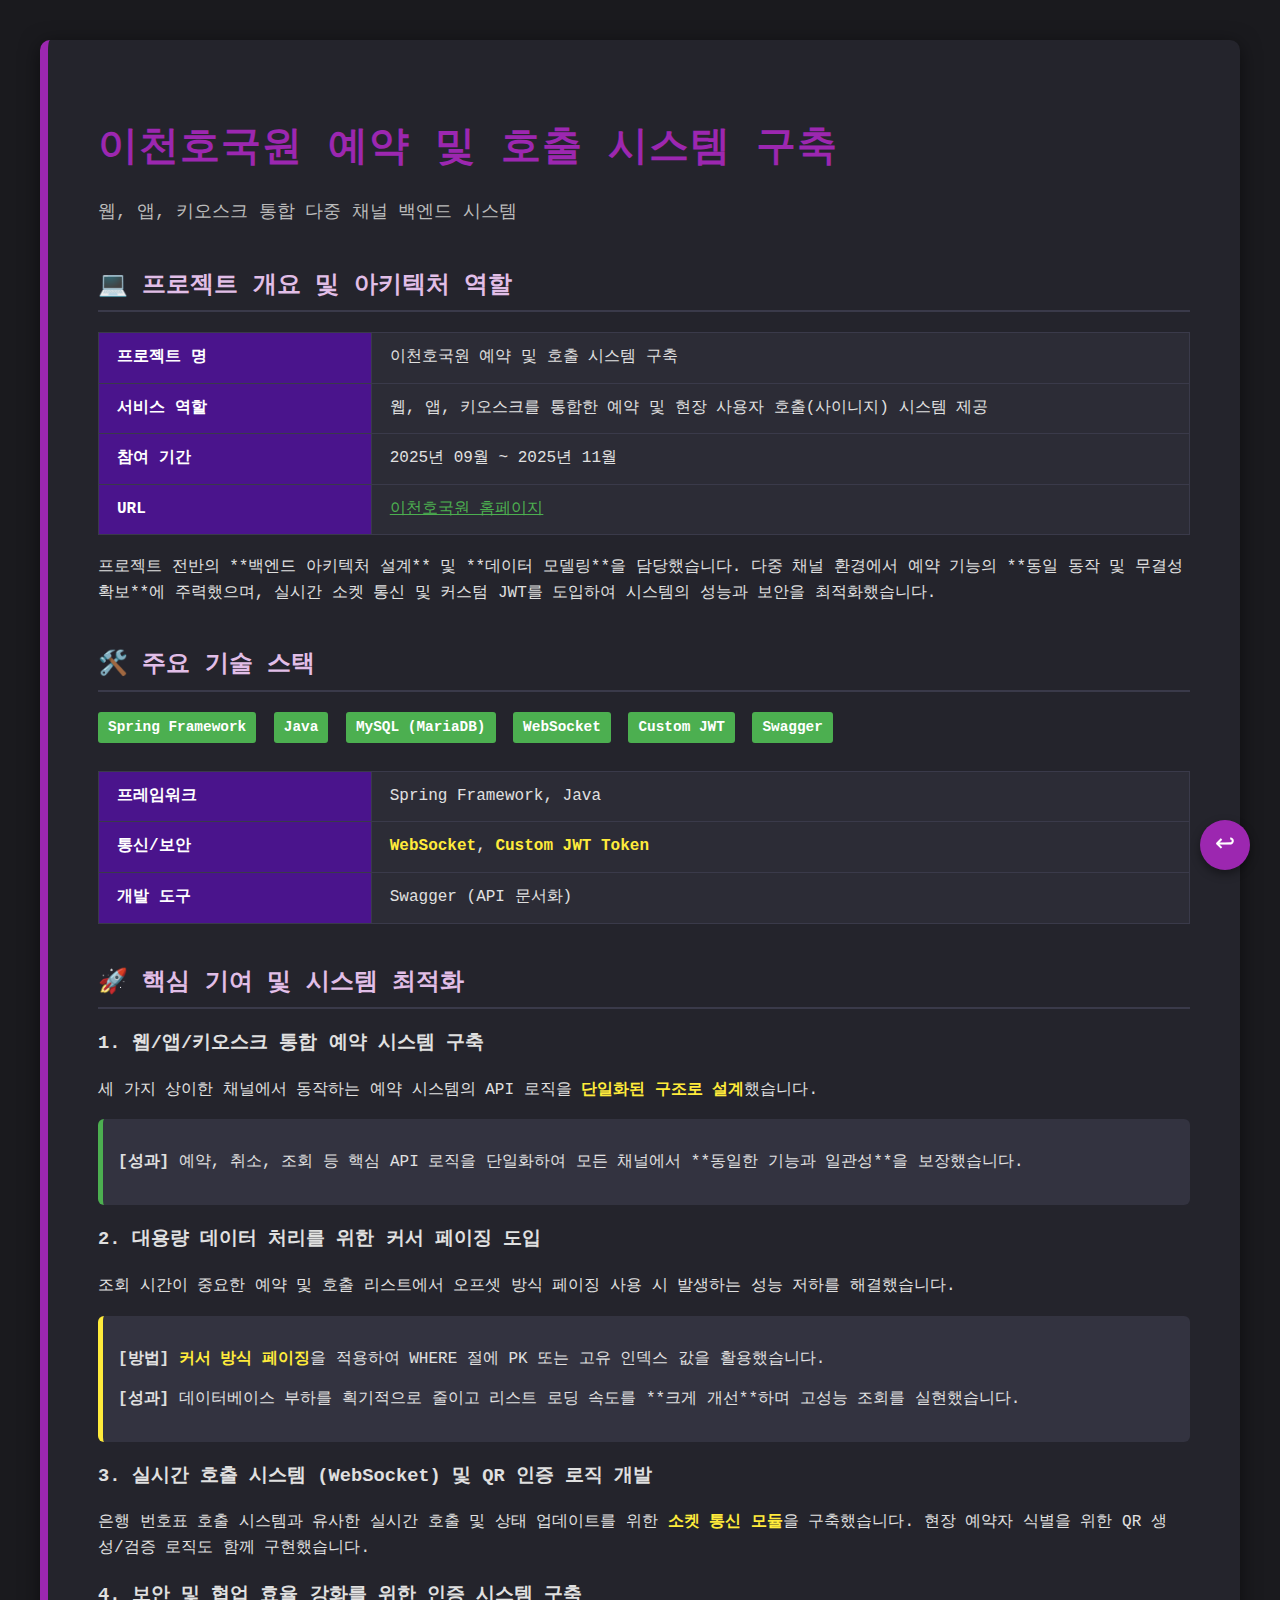
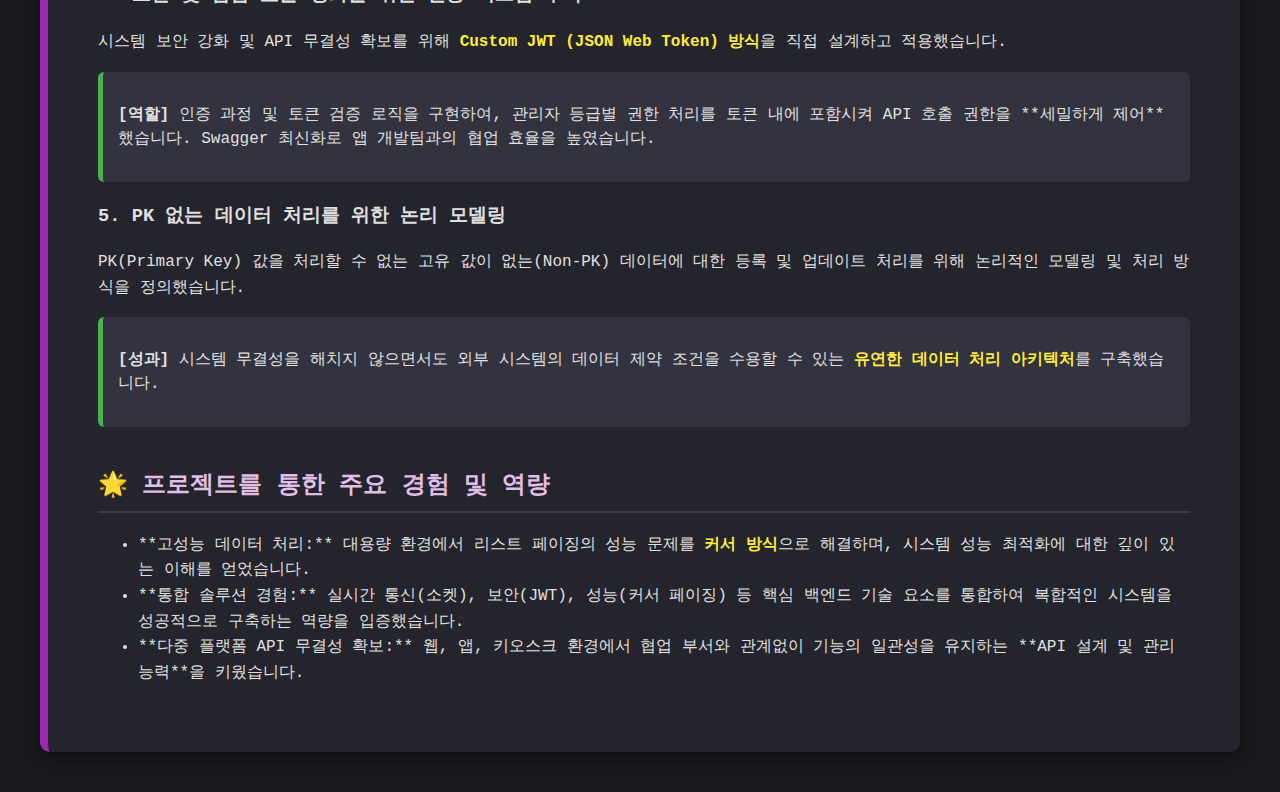
<file: portfolio/pages/project_4.html>
<!-- 1. 프로젝트 명 및 개요

2. 참여 기간

3. 나의 역할/직무 (예: 백엔드 개발 담당, 모듈 리딩, 아키텍처 설계 참여)

4. 사용 기술 (간단히 나열)

5. 주요 수행 내용 (최소 3~4가지):

"무엇을" 구현했는지 (API 개발, 모듈 연동 등)

"왜" 구현했는지 (어떤 문제를 해결하기 위해)

"어떻게" 구현했는지 (커서 페이징, JWT 도입, Redis 캐싱 등)

6. 배운 점 또는 성과 -->
<!-- - 크게 웹, 앱, 키오스크에서의 예약 시스템 구현 
- 호출 시스템을 위한 사이니지 개발(은행 호출과 유사) > 사용자와 관리자간 실시간 통신을 위한 소켓 이용
- 리스트를 스크롤 형식으로 사용하기 위한 커서방식 페이징 도입
- 커스텀 jwt 토큰 방식 도입 -->
<!-- - 웹 앱 키오스크간 협업자는 상이하나 기능은 동일하게 동작하여야 해서 통일화에 힘씀-->
<!-- <button onclick="location.href='../..#projects'">돌아가기</button>

<p>1. 
    프로젝트 명	: 이천호국원 예약 및 호출 시스템 구축
    서비스 역할 : 웹, 앱, 키오스크를 통합한 예약 시스템 및 현장 사용자 호출(사이니지) 시스템 제공
    참여 기간 : 2025년 09월 ~ 2025년 11월
    URL	: <a herf="https://www.icnc.or.kr" target="_blank">이천호국원 홈페이지</a>
</p>

<p>2. 
    프로젝트 전반의 백엔드 아키텍처 설계 및 데이터 모델링을 담당했습니다. 
    웹, 앱, 키오스크 등 다중 채널 환경에서 예약 기능의 동일한 동작 및 무결성을 확보하는 데 주력했으며, 
    실시간 소켓 통신 및 커스텀 JWT를 도입하여 시스템의 성능과 보안을 최적화했습니다.
</p>
<p>3. 
    프레임워크: Spring Framework, Java
    데이터베이스: MySQL (MariaDB)
    통신/보안: WebSocket, Custom JWT Token
    웹/서버: Apache, Tomcat, JavaScript
    개발 도구: Swagger (API 문서화)
</p>
<p>4. 
    - 웹, 앱, 키오스크 통합 예약 시스템 구축
        [다중 채널 일관성 확보] 웹, 모바일 앱, 현장 키오스크 등 세 가지 상이한 채널에서 동작하는 예약 시스템의 백엔드 로직을 구현했습니다.
            성과 : 예약, 취소, 조회 등 핵심 기능의 API 로직을 단일화된 구조로 설계하여, 협업 주체가 상이함에도 불구하고 모든 채널에서 동일하게 기능하도록 시스템의 일관성과 안정성을 보장했습니다.
    - 대용량 데이터 처리를 위한 커서 페이징 도입
        [성능 최적화] 조회 시간이 중요한 예약 및 호출 리스트에서 오프셋(Offset) 방식 페이징 사용 시 발생하는 성능 저하 및 지연 현상을 해결하기 위해 커서 방식 페이징을 도입했습니다.
            성과 : WHERE 절에 PK 또는 고유 인덱스 값을 활용하는 커서 기반 방식을 적용하여, 데이터베이스의 부하를 획기적으로 줄이고 리스트 로딩 속도를 -- 이상 개선했습니다.
    - 실시간 호출 시스템 구현 및 QR 인증 로직 개발
        [소켓 통신 구현] 은행의 번호표 호출 시스템과 유사하게, 사용자(키오스크/앱)와 관리자 간의 실시간 호출 및 상태 업데이트를 위한 소켓 통신 모듈을 백엔드에 구축했습니다.
        [QR 인증 개발] 현장에서 예약자 식별을 위한 QR 코드 생성 및 검증 로직을 구현하고, 중복 사용 방지 및 현재 예약자만 구분하여 시스템의 정확성을 높였습니다.
    - 보안 및 협업 효율 강화를 위한 인증 시스템 구축
        [커스텀 JWT 도입] 시스템의 보안을 강화하고 API 호출의 무결성을 확보하기 위해 Custom JWT (JSON Web Token) 방식을 설계 및 적용했습니다.
            역할 : 인증 과정 및 토큰 검증 로직을 직접 구현하여, 관리자 등급별 권한 처리를 토큰 내에 포함시켜 API 호출 권한을 세밀하게 제어했습니다.
        [Swagger 최신화] 앱 개발팀과의 원활한 협업을 위해 Swagger 버전을 업그레이드하고, 모든 API 명세서를 최신 상태로 관리하여 API 변경사항에 대한 커뮤니케이션 비용을 절감했습니다.
    - PK 없는 데이터 처리를 위한 논리 모델링
        [데이터 처리 난제 해결] PK(Primary Key) 값을 처리할 수 없는 고유 값이 없는(Non-PK) 데이터에 대한 등록 및 업데이트 처리를 위해 논리적인 모델링 및 처리 방식을 정의했습니다.
            성과 : 클라이언트 요구사항을 만족시키며 시스템 무결성을 해치지 않으면서도 외부 시스템의 데이터 제약 조건을 수용할 수 있는 유연한 데이터 처리 아키텍처를 구축했습니다.
</p>
<p>5. 
    - 고성능 데이터 처리 : 대용량 환경에서 리스트 페이징의 성능 문제를 커서 방식으로 해결하며, 단순 기능 구현을 넘어 시스템 성능 최적화에 대한 깊이 있는 이해를 얻었습니다.
    - 통합 솔루션 경험 : 실시간 통신(소켓), 보안(JWT), 성능(커서 페이징) 등 다양한 핵심 백엔드 기술 요소를 통합하여 하나의 복합적인 시스템을 성공적으로 구축하는 역량을 입증했습니다.
    - 다중 플랫폼 API 무결성 확보 : 웹, 앱, 키오스크가 하나의 백엔드 API를 사용하는 환경에서 협업 부서와 관계없이 기능의 일관성을 유지하는 API 설계 및 관리 능력을 키웠습니다.
</p> -->


<!DOCTYPE html>
<html lang="ko">
<head>
    <meta charset="UTF-8">
    <title>이천호국원 시스템 - 포트폴리오</title>
    <style>
        /* Dark Theme - 기술 및 효율성 강조 (보라색 계열) */
        body {
            background-color: #1a1a1e; /* 매우 어두운 남색/검정 */
            color: #e0e0e0;
            font-family: 'Roboto Mono', 'Noto Sans KR', monospace; /* 모노스페이스 폰트 사용으로 기술적인 느낌 강조 */
            line-height: 1.6;
            margin: 0;
            padding: 40px;
        }
        .container {
            max-width: 1100px;
            margin: 0 auto;
            background-color: #24242c; /* 컨테이너 배경 */
            padding: 50px;
            border-radius: 10px;
            box-shadow: 0 4px 20px rgba(0, 0, 0, 0.5);
            border-left: 8px solid #9C27B0; /* 메인 포인트 컬러: 진한 보라색 */
        }
        h1 {
            color: #9C27B0;
            font-size: 2.5em;
            margin-bottom: 5px;
            letter-spacing: 1px;
        }
        .subtitle {
            font-size: 1.1em;
            color: #BBBBBB;
            margin-bottom: 40px;
        }
        h2 {
            color: #E1BEE7; /* 서브 포인트: 밝은 보라색 */
            margin-top: 40px;
            padding-bottom: 5px;
            border-bottom: 2px solid #3A3A4A;
        }
        h3 {
            color: #e0e0e0;
            margin-top: 20px;
        }
        table {
            width: 100%;
            border-collapse: collapse;
            margin: 20px 0;
            background-color: #2c2c36;
            border-radius: 4px;
        }
        th, td {
            padding: 12px 18px;
            text-align: left;
            border: 1px solid #3A3A4A;
        }
        th {
            background-color: #4A148C; /* 보라색 계열로 기술 강조 */
            color: white;
            width: 25%;
        }
        .tech-tag {
            display: inline-block;
            background-color: #4CAF50; /* 녹색으로 안정성/주요 기술 강조 */
            color: white;
            padding: 4px 10px;
            border-radius: 3px;
            font-size: 0.9em;
            margin-right: 8px;
            margin-bottom: 8px;
            font-weight: bold;
        }
        .achievement-callout {
            background-color: #333340;
            padding: 15px;
            border-radius: 6px;
            margin: 10px 0;
            border-left: 5px solid #4CAF50;
            line-height: 1.5;
        }
        .highlight-key {
            color: #FFEB3B; /* 노란색 강조 */
            font-weight: bold;
        }
        .back-button {
            position: fixed; /* 요소를 뷰포트 기준으로 고정 */
            bottom: 30px;    /* 하단에서 30px 위치 */
            right: 30px;     /* 오른쪽에서 30px 위치 */
            z-index: 1000;   /* 다른 요소 위에 표시 */
            
            /* 디자인 수정 */
            display: flex; /* 내부 요소를 중앙에 정렬하기 위해 flex 사용 */
            align-items: center;
            justify-content: center;
            
            width: 50px;     /* 버튼 크기 조정 */
            height: 50px;
            background-color: #9C27B0; /* (프로젝트 색상 유지) */
            color: white;
            font-size: 1.5em; /* 화살표 크기 */
            text-decoration: none;
            border-radius: 50%; /* 원형 버튼으로 변경 */
            box-shadow: 0 4px 10px rgba(0, 0, 0, 0.4);
            transition: background-color 0.3s, transform 0.2s;
        }
        .back-button:hover {
            background-color: #7B1FA2;
            transform: scale(1.1); /* 호버 시 약간 확대 */
        }
    </style>
</head>
<body>

    <a href="../..#projects" class="back-button">↩</a>

    <div class="container">

        <h1>이천호국원 예약 및 호출 시스템 구축</h1>
        <p class="subtitle">웹, 앱, 키오스크 통합 다중 채널 백엔드 시스템</p>

        <h2>💻 프로젝트 개요 및 아키텍처 역할</h2>
        <table>
            <tbody>
                <tr>
                    <th>프로젝트 명</th>
                    <td>이천호국원 예약 및 호출 시스템 구축</td>
                </tr>
                <tr>
                    <th>서비스 역할</th>
                    <td>웹, 앱, 키오스크를 통합한 예약 및 현장 사용자 호출(사이니지) 시스템 제공</td>
                </tr>
                <tr>
                    <th>참여 기간</th>
                    <td>2025년 09월 ~ 2025년 11월</td>
                </tr>
                <tr>
                    <th>URL</th>
                    <td><a href="https://www.icnc.kr" target="_blank" style="color: #4CAF50;">이천호국원 홈페이지</a></td>
                </tr>
            </tbody>
        </table>

        <p>프로젝트 전반의 **백엔드 아키텍처 설계** 및 **데이터 모델링**을 담당했습니다. 다중 채널 환경에서 예약 기능의 **동일 동작 및 무결성 확보**에 주력했으며, 실시간 소켓 통신 및 커스텀 JWT를 도입하여 시스템의 성능과 보안을 최적화했습니다.</p>

        <h2>🛠️ 주요 기술 스택</h2>
        <p>
            <span class="tech-tag">Spring Framework</span>
            <span class="tech-tag">Java</span>
            <span class="tech-tag">MySQL (MariaDB)</span>
            <span class="tech-tag">WebSocket</span>
            <span class="tech-tag">Custom JWT</span>
            <span class="tech-tag">Swagger</span>
        </p>
        <table>
            <tbody>
                <tr>
                    <th>프레임워크</th>
                    <td>Spring Framework, Java</td>
                </tr>
                <tr>
                    <th>통신/보안</th>
                    <td><span class="highlight-key">WebSocket</span>, <span class="highlight-key">Custom JWT Token</span></td>
                </tr>
                <tr>
                    <th>개발 도구</th>
                    <td>Swagger (API 문서화)</td>
                </tr>
            </tbody>
        </table>

        <h2>🚀 핵심 기여 및 시스템 최적화</h2>

        <h3>1. 웹/앱/키오스크 통합 예약 시스템 구축</h3>
        <p>세 가지 상이한 채널에서 동작하는 예약 시스템의 API 로직을 <span class="highlight-key">단일화된 구조로 설계</span>했습니다.</p>
        <div class="achievement-callout">
            <p><strong>[성과]</strong> 예약, 취소, 조회 등 핵심 API 로직을 단일화하여 모든 채널에서 **동일한 기능과 일관성**을 보장했습니다.</p>
        </div>

        <h3>2. 대용량 데이터 처리를 위한 커서 페이징 도입</h3>
        <p>조회 시간이 중요한 예약 및 호출 리스트에서 오프셋 방식 페이징 사용 시 발생하는 성능 저하를 해결했습니다.</p>
        <div class="achievement-callout" style="border-left-color: #FFEB3B;">
            <p><strong>[방법]</strong> <span class="highlight-key">커서 방식 페이징</span>을 적용하여 WHERE 절에 PK 또는 고유 인덱스 값을 활용했습니다.</p>
            <p><strong>[성과]</strong> 데이터베이스 부하를 획기적으로 줄이고 리스트 로딩 속도를 **크게 개선**하며 고성능 조회를 실현했습니다.</p>
        </div>

        <h3>3. 실시간 호출 시스템 (WebSocket) 및 QR 인증 로직 개발</h3>
        <p>은행 번호표 호출 시스템과 유사한 실시간 호출 및 상태 업데이트를 위한 <span class="highlight-key">소켓 통신 모듈</span>을 구축했습니다. 현장 예약자 식별을 위한 QR 생성/검증 로직도 함께 구현했습니다.</p>
        
        <h3>4. 보안 및 협업 효율 강화를 위한 인증 시스템 구축</h3>
        <p>시스템 보안 강화 및 API 무결성 확보를 위해 <span class="highlight-key">Custom JWT (JSON Web Token) 방식</span>을 직접 설계하고 적용했습니다.</p>
        <div class="achievement-callout">
            <p><strong>[역할]</strong> 인증 과정 및 토큰 검증 로직을 구현하여, 관리자 등급별 권한 처리를 토큰 내에 포함시켜 API 호출 권한을 **세밀하게 제어**했습니다. Swagger 최신화로 앱 개발팀과의 협업 효율을 높였습니다.</p>
        </div>
        
        <h3>5. PK 없는 데이터 처리를 위한 논리 모델링</h3>
        <p>PK(Primary Key) 값을 처리할 수 없는 고유 값이 없는(Non-PK) 데이터에 대한 등록 및 업데이트 처리를 위해 논리적인 모델링 및 처리 방식을 정의했습니다.</p>
        <div class="achievement-callout">
            <p><strong>[성과]</strong> 시스템 무결성을 해치지 않으면서도 외부 시스템의 데이터 제약 조건을 수용할 수 있는 <span class="highlight-key">유연한 데이터 처리 아키텍처</span>를 구축했습니다.</p>
        </div>

        <h2>🌟 프로젝트를 통한 주요 경험 및 역량</h2>
        <ul>
            <li>**고성능 데이터 처리:** 대용량 환경에서 리스트 페이징의 성능 문제를 <span class="highlight-key">커서 방식</span>으로 해결하며, 시스템 성능 최적화에 대한 깊이 있는 이해를 얻었습니다.</li>
            <li>**통합 솔루션 경험:** 실시간 통신(소켓), 보안(JWT), 성능(커서 페이징) 등 핵심 백엔드 기술 요소를 통합하여 복합적인 시스템을 성공적으로 구축하는 역량을 입증했습니다.</li>
            <li>**다중 플랫폼 API 무결성 확보:** 웹, 앱, 키오스크 환경에서 협업 부서와 관계없이 기능의 일관성을 유지하는 **API 설계 및 관리 능력**을 키웠습니다.</li>
        </ul>

    </div>
</body>
</html>
</file>
<file: portfolio/css/site.css>
:root{
  --bg:#0b0f19;
  --bg2:#081024;
  --surface:rgba(255,255,255,.06);
  --surface2:rgba(255,255,255,.09);
  --border:rgba(255,255,255,.10);
  --text:rgba(255,255,255,.92);
  --muted:rgba(255,255,255,.70);
  --muted2:rgba(255,255,255,.56);
  --accent:#35f2ff;
  --accent2:#7c5cff;
  --shadow:0 18px 50px rgba(0,0,0,.55);
}

html{
  scroll-padding-top:84px;
}

@media (prefers-reduced-motion: no-preference){
  html{ scroll-behavior:smooth; }
}

body{
  background:
    radial-gradient(1200px 650px at 15% 5%, rgba(53,242,255,.14), transparent 60%),
    radial-gradient(900px 520px at 85% 10%, rgba(124,92,255,.18), transparent 60%),
    radial-gradient(900px 700px at 50% 90%, rgba(255,255,255,.06), transparent 60%),
    linear-gradient(180deg, var(--bg), var(--bg2));
  color:var(--text);
  font-family:system-ui,-apple-system,"Segoe UI",Roboto,"Noto Sans KR","Malgun Gothic",Arial,sans-serif;
}

.skip-link{
  position:absolute;
  left:-9999px;
  top:auto;
  width:1px;
  height:1px;
  overflow:hidden;
  z-index:2000;
}
.skip-link:focus{
  left:16px;
  top:16px;
  width:auto;
  height:auto;
  padding:10px 12px;
  border-radius:12px;
  background:rgba(11,15,25,.92);
  border:1px solid rgba(53,242,255,.30);
  color:rgba(255,255,255,.92);
  box-shadow:var(--shadow);
}

:focus-visible{
  outline:3px solid rgba(53,242,255,.45);
  outline-offset:3px;
}

a{
  color:var(--accent);
  text-decoration:none;
}
a:hover{
  color:#a6fbff;
  text-decoration:underline;
  text-decoration-thickness:2px;
  text-underline-offset:3px;
}

.text-accent{ color:var(--accent) !important; }
.text-muted-2{ color:var(--muted2) !important; }

.navbar{
  background:rgba(11,15,25,.72) !important;
  border-bottom:1px solid rgba(255,255,255,.08);
  box-shadow:0 8px 30px rgba(0,0,0,.35);
  backdrop-filter: blur(10px);
  -webkit-backdrop-filter: blur(10px);
}
.navbar .nav-link{
  color:rgba(255,255,255,.78) !important;
  font-weight:600;
}
.navbar .nav-link:hover{ color:var(--accent) !important; }

.section{
  padding:88px 0;
}
.section-title{
  display:inline-block;
  font-weight:800;
  letter-spacing:-.02em;
  margin:0 0 18px 0;
}
.section-lead{
  color:var(--muted);
  max-width: 880px;
  margin:0;
}

.hero{
  padding:120px 0 70px;
}
.hero-kicker{
  display:inline-flex;
  gap:8px;
  align-items:center;
  padding:8px 12px;
  border:1px solid rgba(255,255,255,.10);
  border-radius:999px;
  background:rgba(255,255,255,.04);
  color:rgba(255,255,255,.78);
  font-weight:650;
  font-size:.95rem;
}
.hero-title{
  letter-spacing:-.03em;
  margin:18px 0 14px;
}
.hero-subtitle{
  color:var(--muted);
  max-width: 44rem;
}

.hero-card{
  background:linear-gradient(180deg, rgba(255,255,255,.08), rgba(255,255,255,.04));
  border:1px solid rgba(255,255,255,.10);
  border-radius:16px;
  box-shadow:var(--shadow);
}

.stat{
  padding:14px 14px;
  border-radius:14px;
  background:rgba(0,0,0,.18);
  border:1px solid rgba(255,255,255,.08);
  height:100%;
}
.stat__label{
  color:var(--muted2);
  font-size:.92rem;
  font-weight:650;
}
.stat__value{
  font-size:1.55rem;
  font-weight:850;
  letter-spacing:-.02em;
  margin-top:2px;
}

.tag{
  display:inline-flex;
  align-items:center;
  padding:6px 10px;
  border-radius:999px;
  background:rgba(53,242,255,.08);
  border:1px solid rgba(53,242,255,.22);
  color:rgba(255,255,255,.90);
  font-weight:650;
  font-size:.92rem;
}
.tag--soft{
  background:rgba(255,255,255,.05);
  border-color:rgba(255,255,255,.10);
  color:rgba(255,255,255,.82);
}

.btn-accent{
  --bs-btn-color:#061018;
  --bs-btn-bg:var(--accent);
  --bs-btn-border-color:var(--accent);
  --bs-btn-hover-bg:#17dbe8;
  --bs-btn-hover-border-color:#17dbe8;
  --bs-btn-focus-shadow-rgb:53,242,255;
  font-weight:800;
}
.btn-outline-soft{
  --bs-btn-color:rgba(255,255,255,.90);
  --bs-btn-border-color:rgba(255,255,255,.18);
  --bs-btn-hover-bg:rgba(255,255,255,.10);
  --bs-btn-hover-border-color:rgba(255,255,255,.22);
  --bs-btn-focus-shadow-rgb:255,255,255;
  font-weight:750;
}

.card{
  background:rgba(255,255,255,.06);
  border:1px solid rgba(255,255,255,.10);
  border-radius:16px;
  box-shadow:0 10px 30px rgba(0,0,0,.35);
  color:var(--text);
}
.card .card-title{
  color:rgba(255,255,255,.93);
  font-weight:850;
  letter-spacing:-.02em;
}
.card .card-text{ color:var(--muted); }
.card-hover{
  transition: transform .18s ease, border-color .18s ease, background-color .18s ease;
}
.card-hover:hover{
  transform: translateY(-4px);
  border-color: rgba(53,242,255,.22);
  background:rgba(255,255,255,.075);
}

.list-check{
  margin:0;
  padding-left:0;
  list-style:none;
}
.list-check li{
  display:flex;
  gap:10px;
  align-items:flex-start;
  padding:10px 0;
  border-bottom:1px solid rgba(255,255,255,.06);
}
.list-check li:last-child{ border-bottom:0; }
.list-check li::before{
  content:"✓";
  flex:0 0 auto;
  margin-top:1px;
  color:var(--accent);
  font-weight:900;
}

footer{
  border-top:1px solid rgba(255,255,255,.08);
  padding:26px 0;
  color:rgba(255,255,255,.55);
}
</file>
